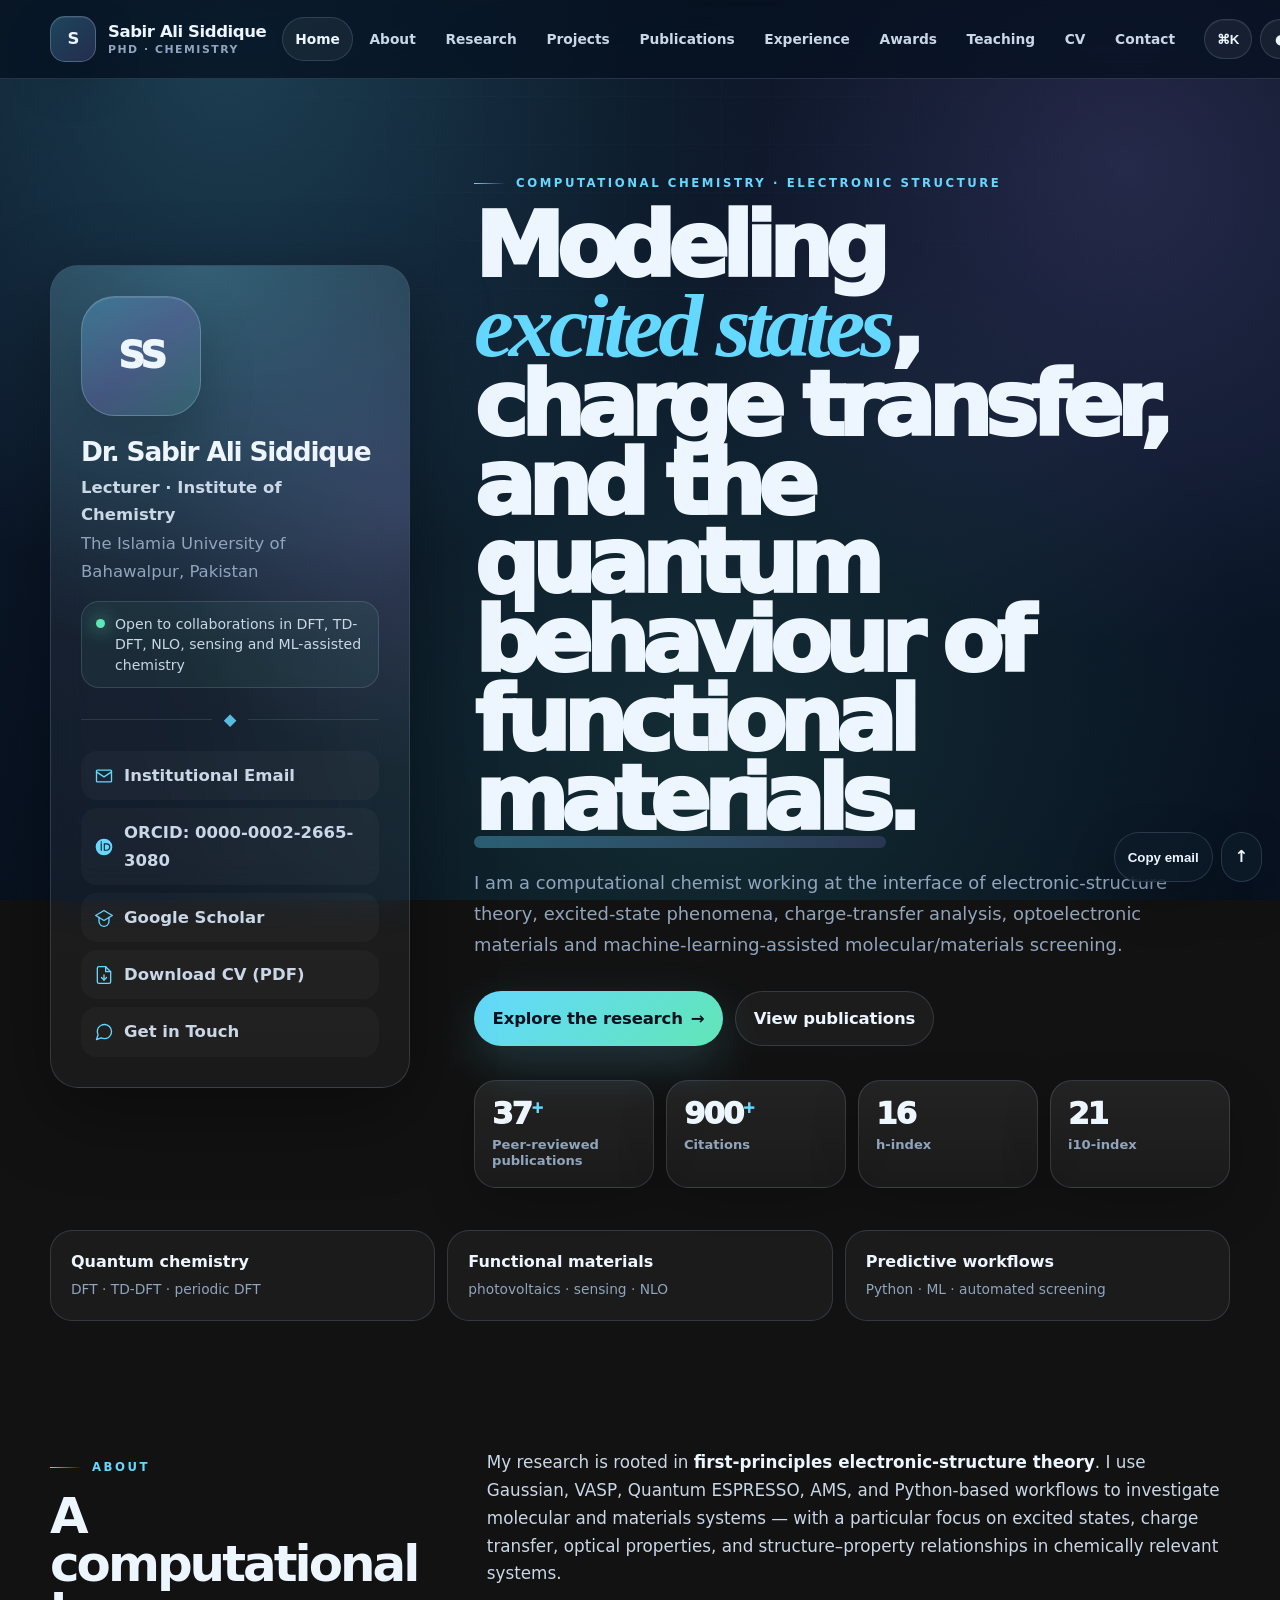
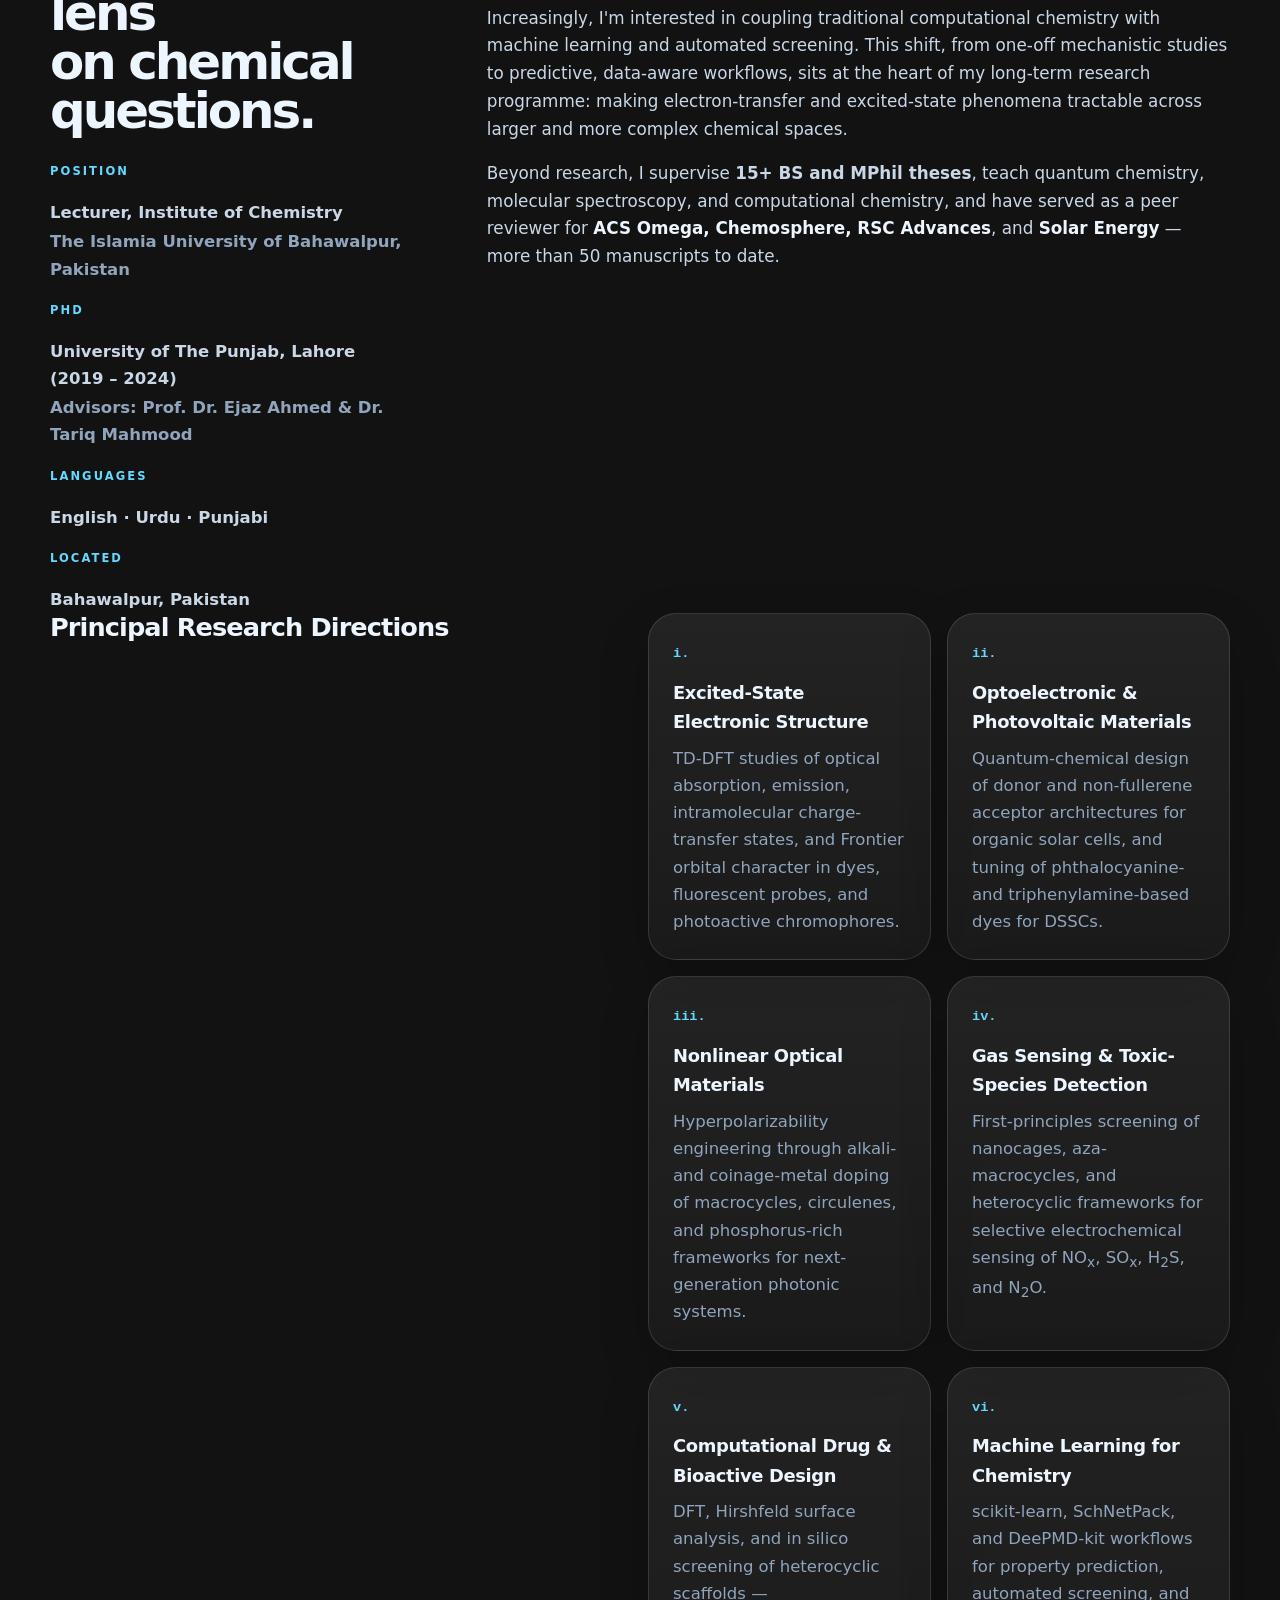
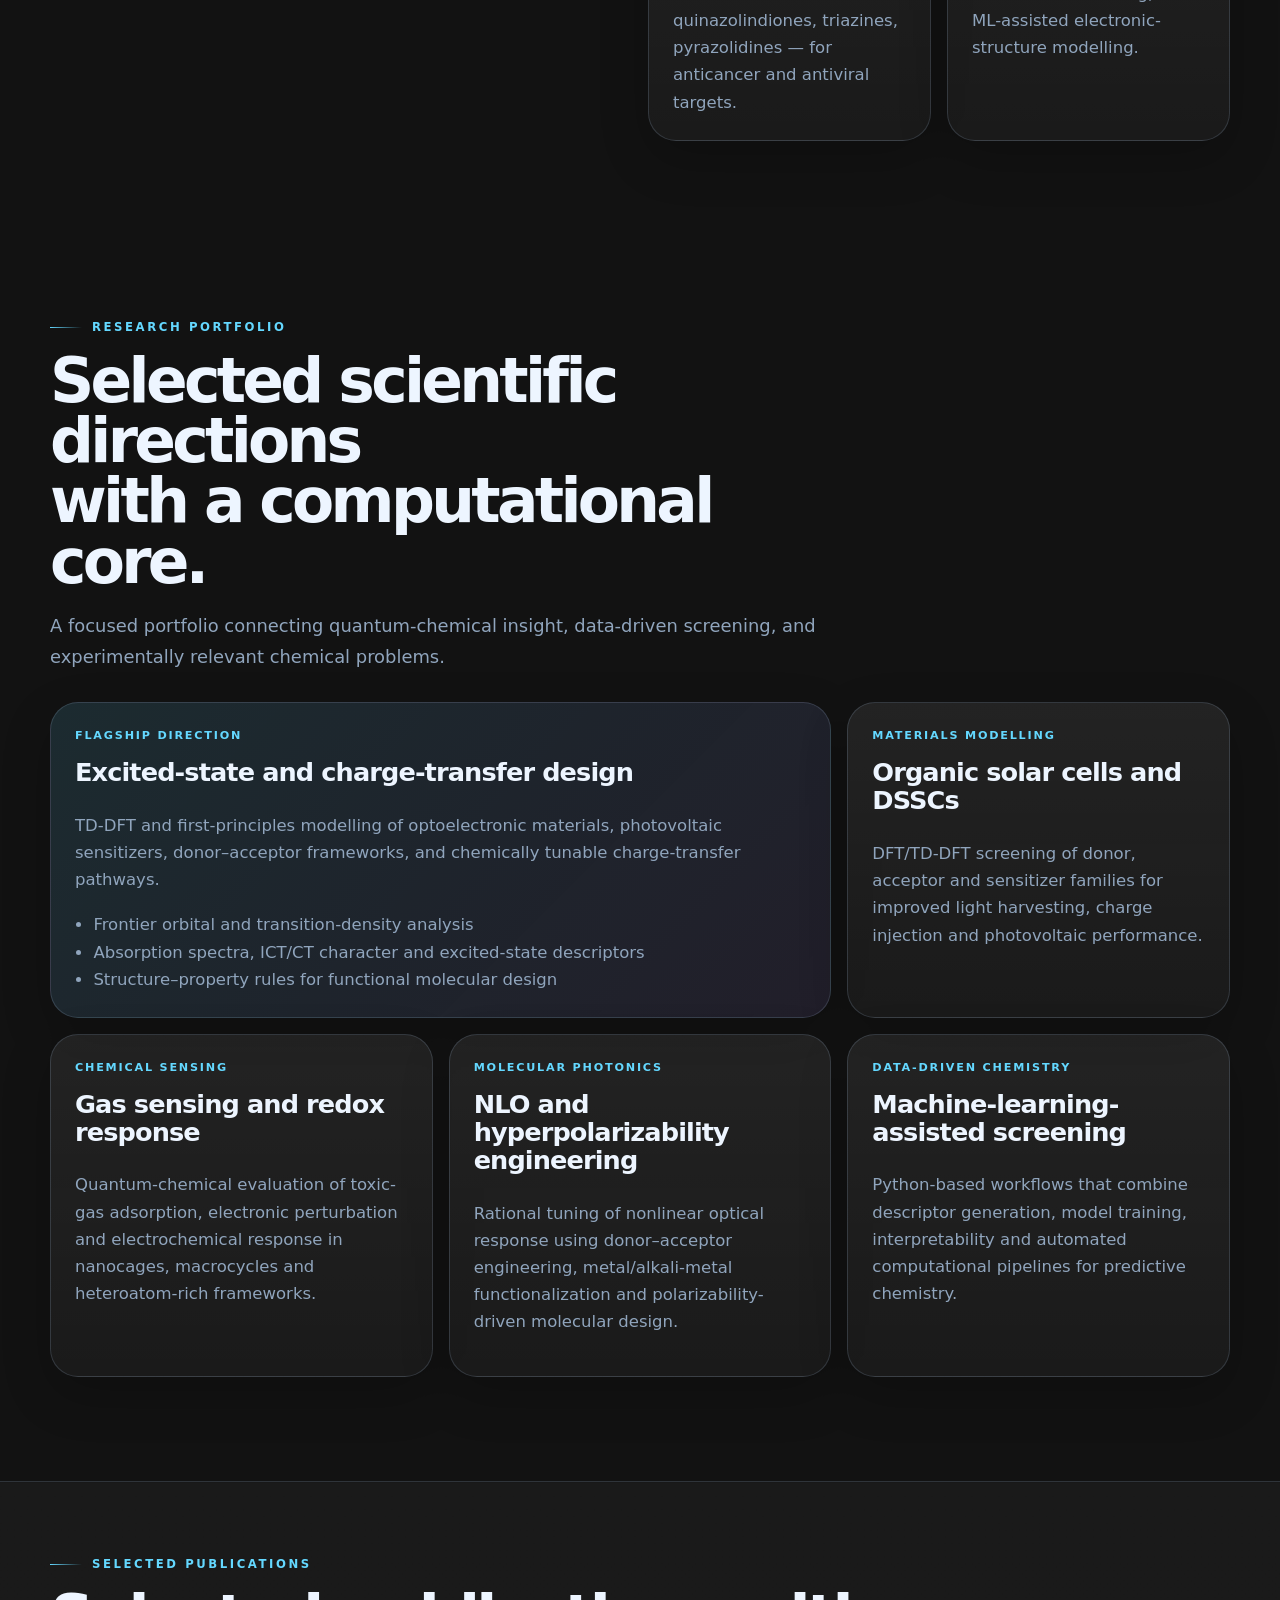
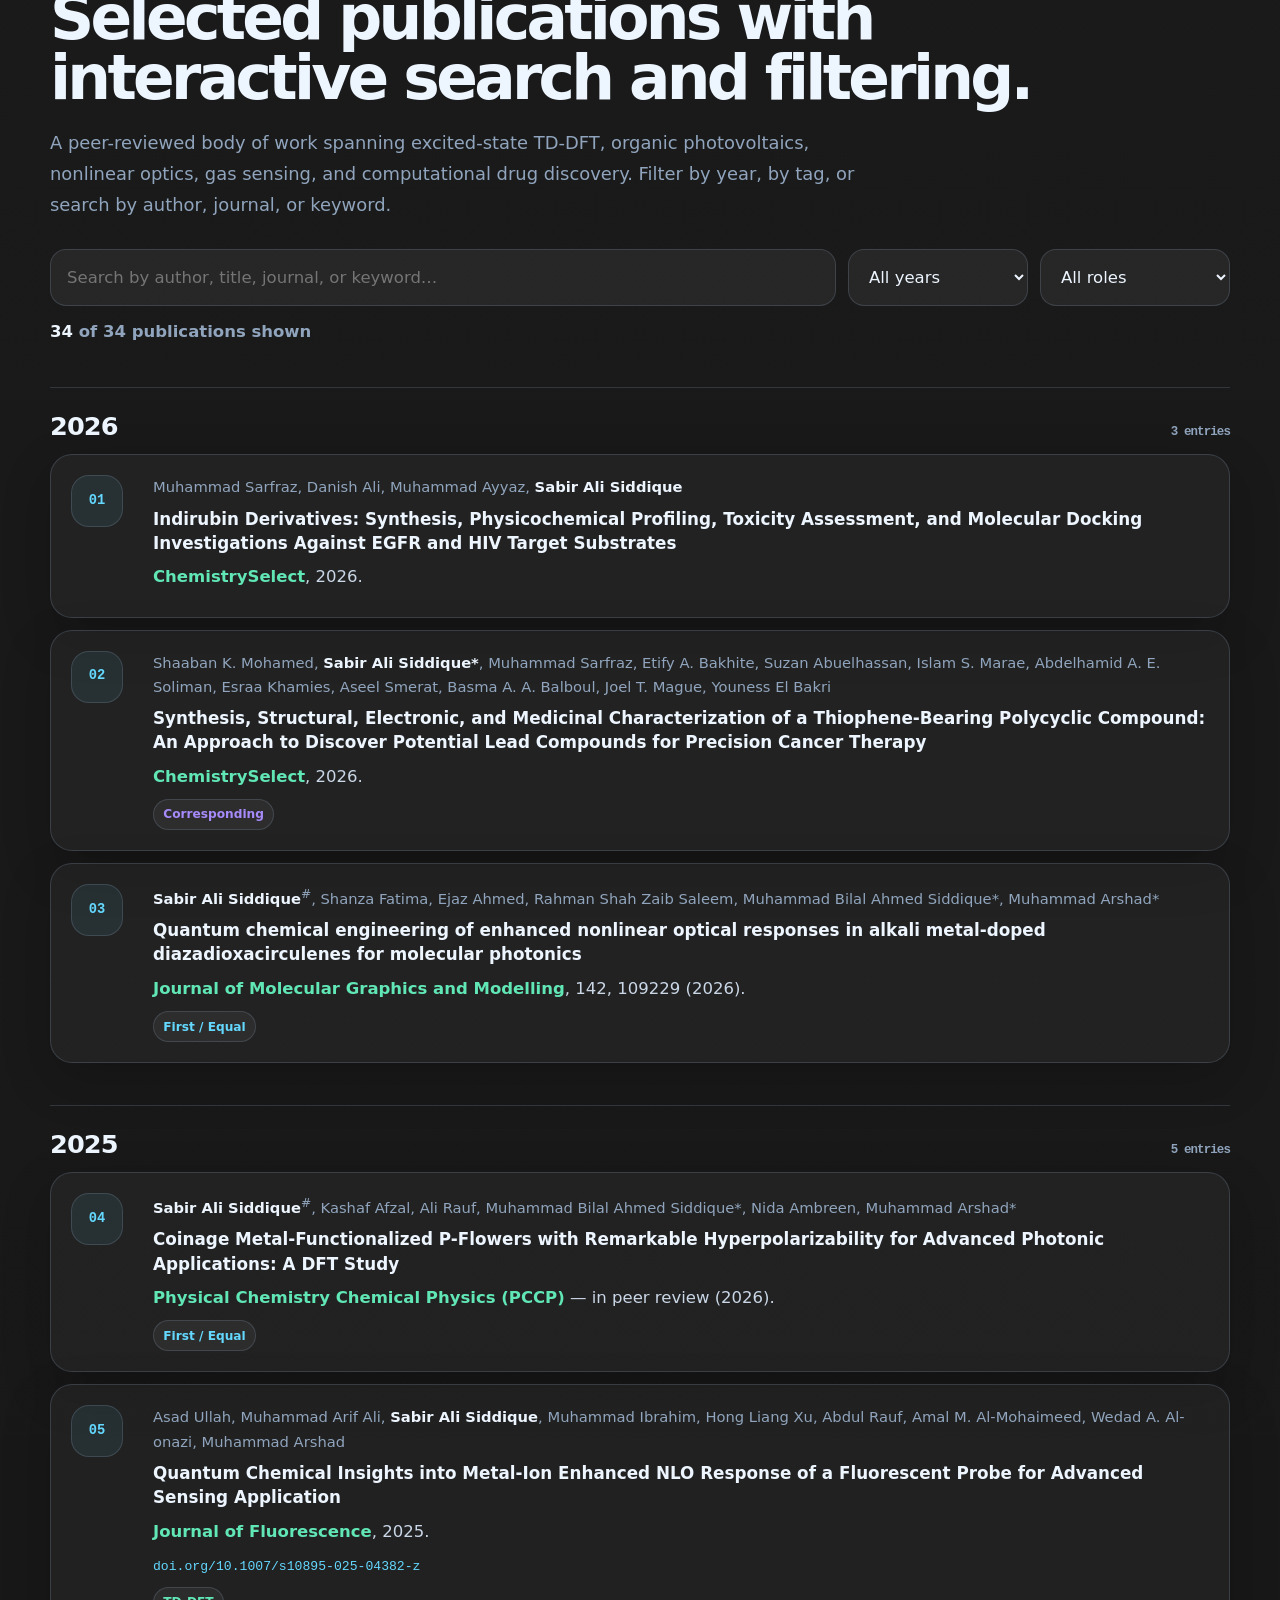
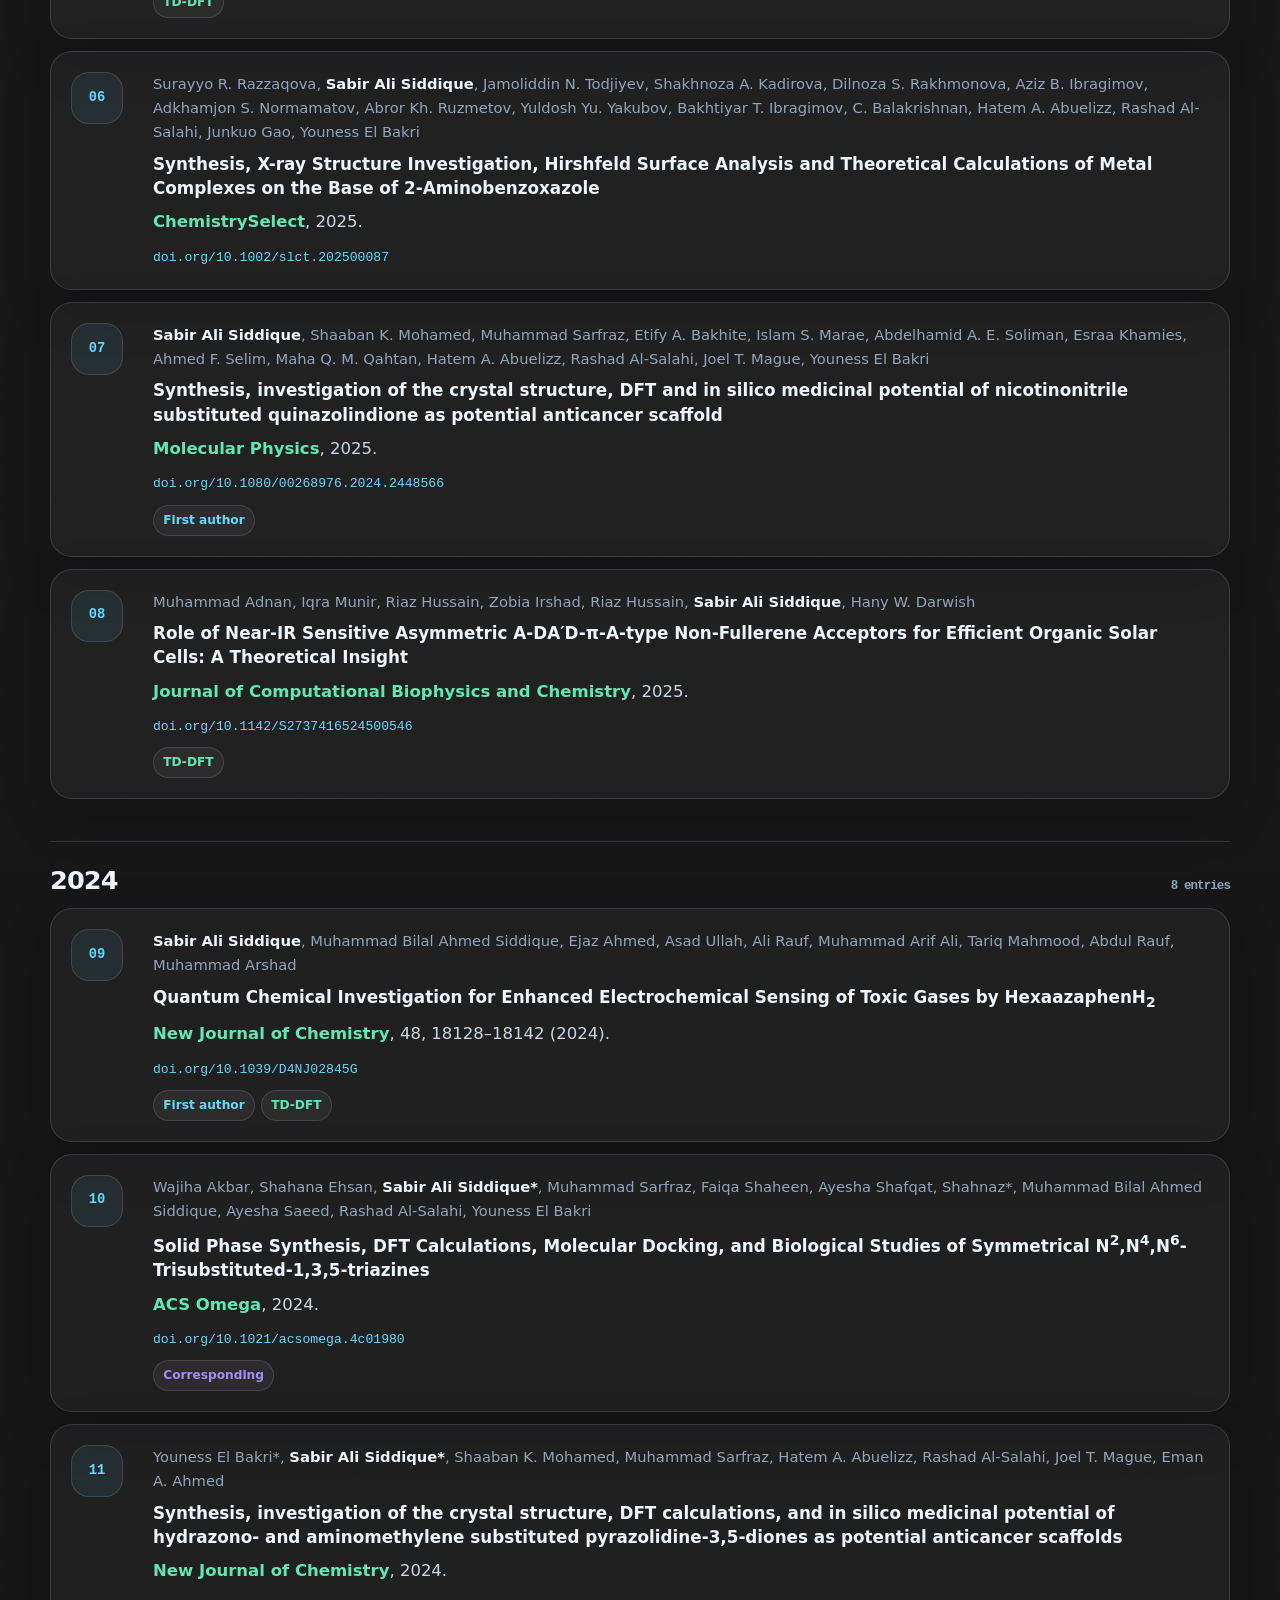
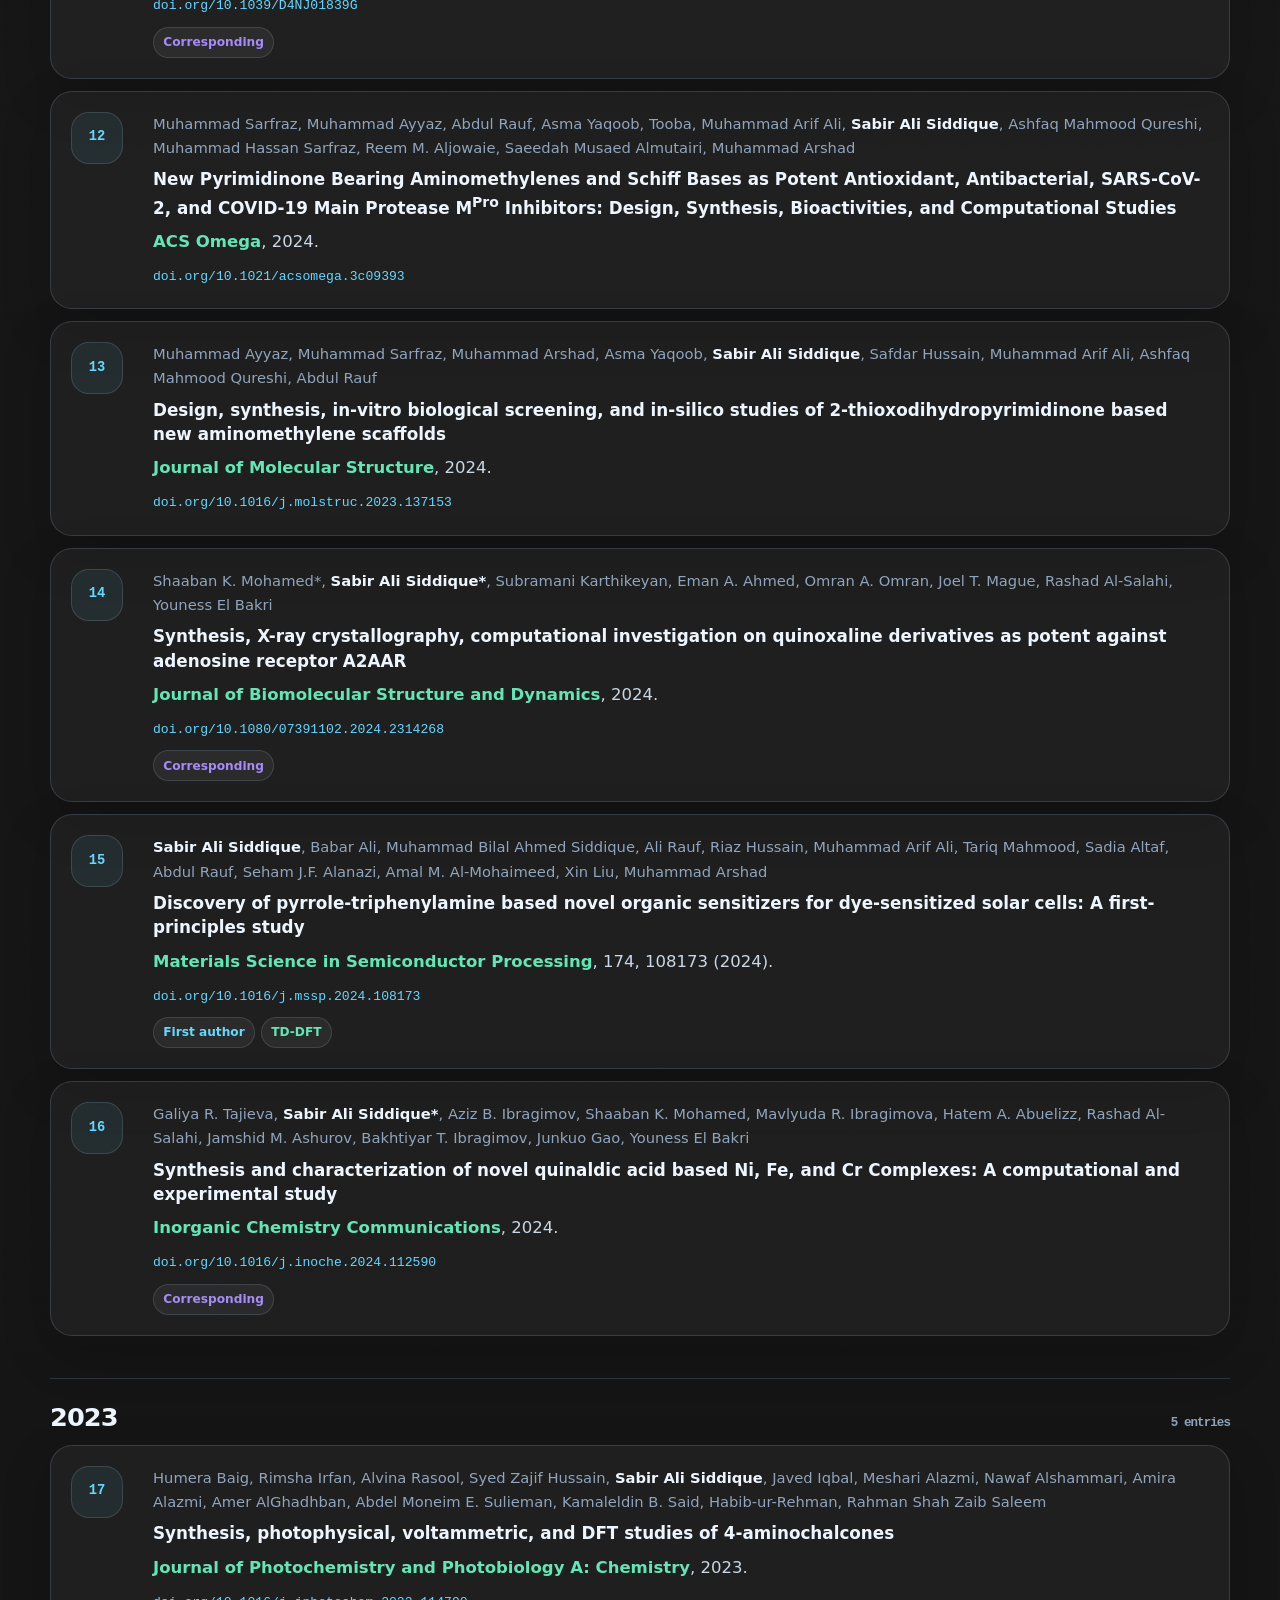
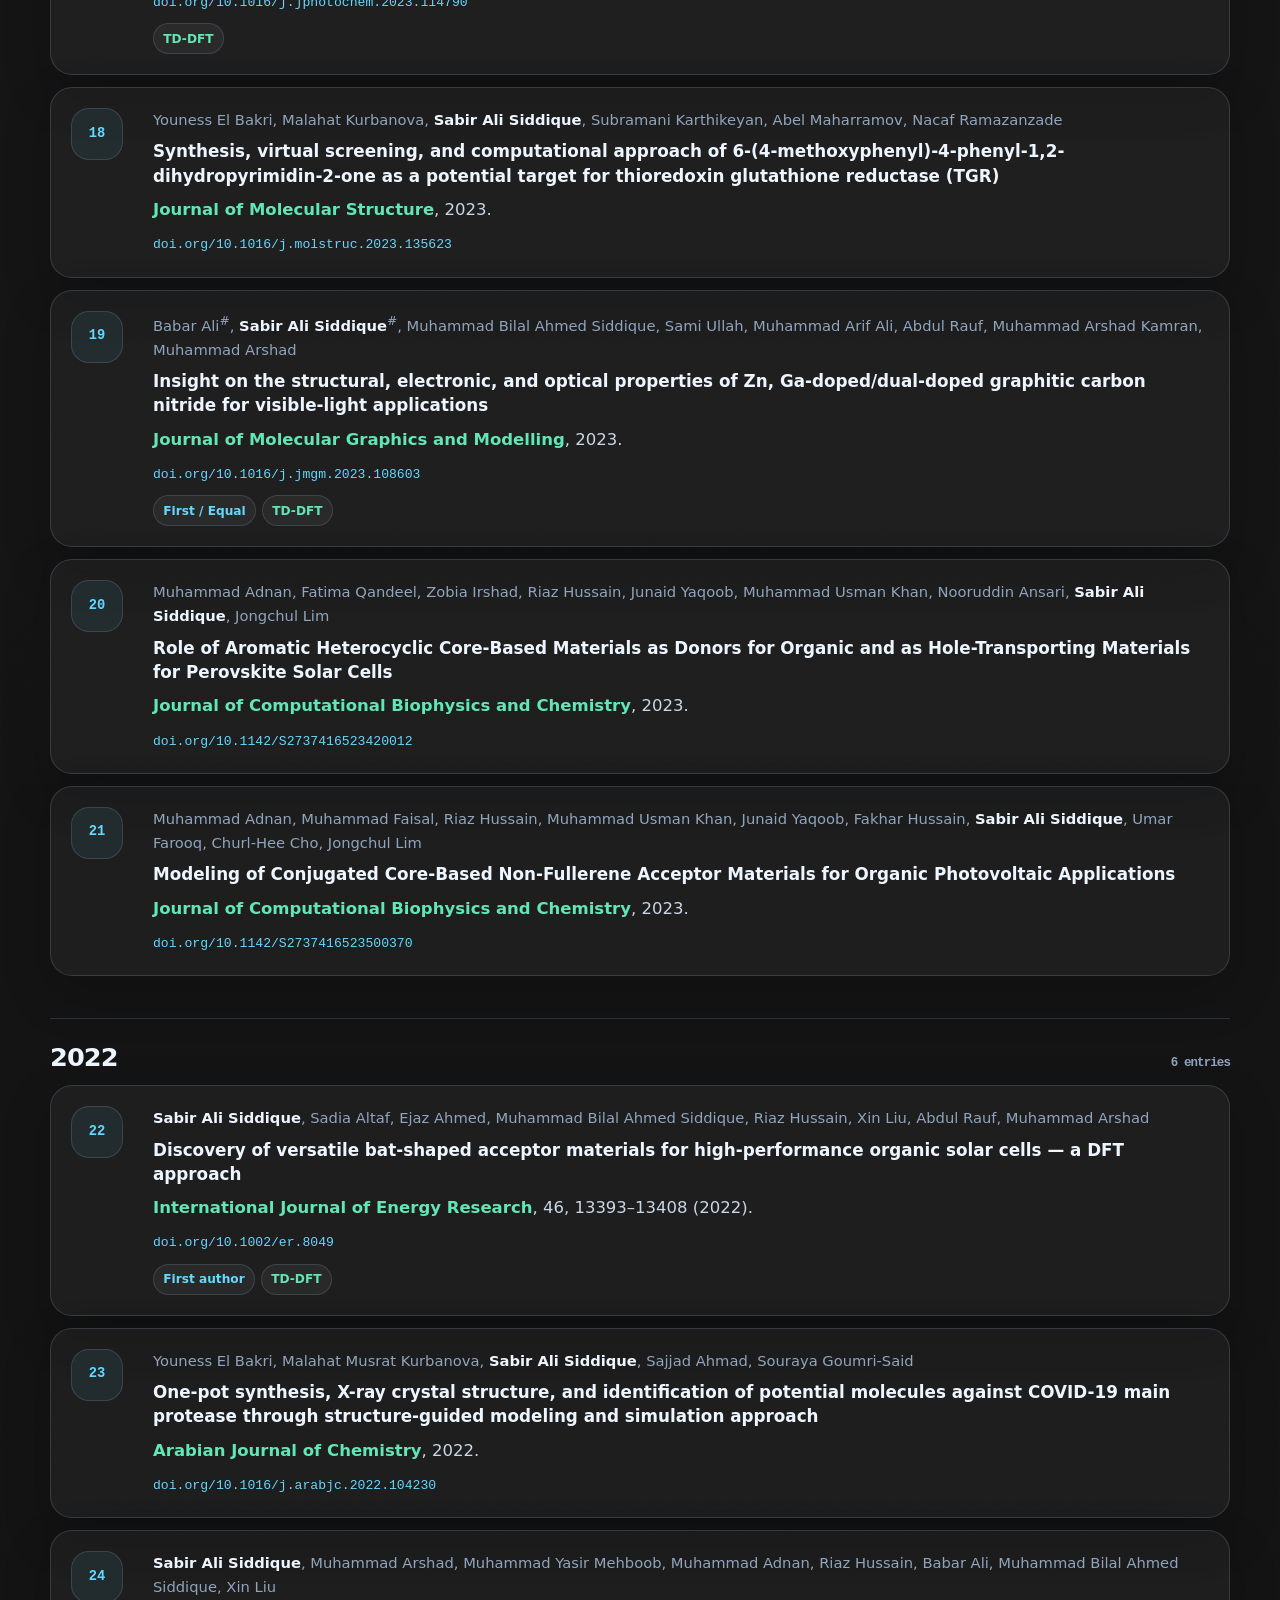
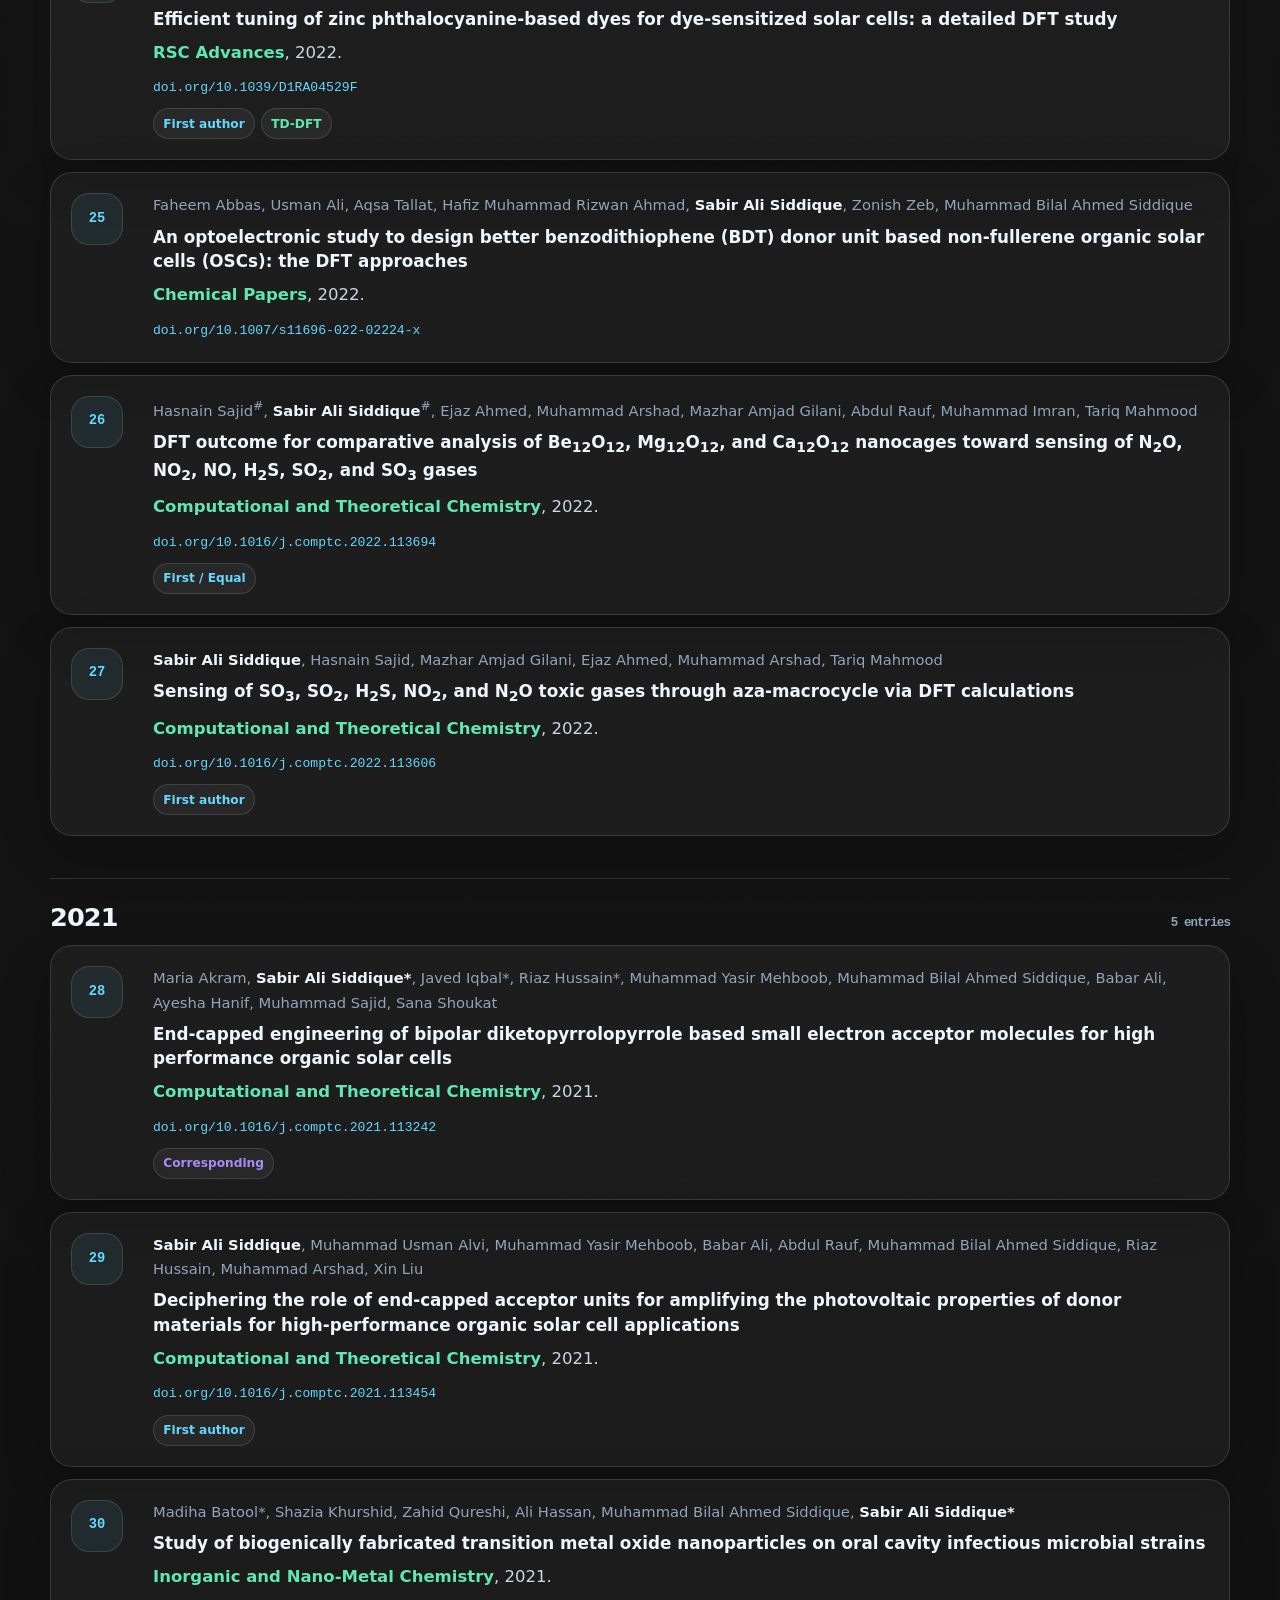
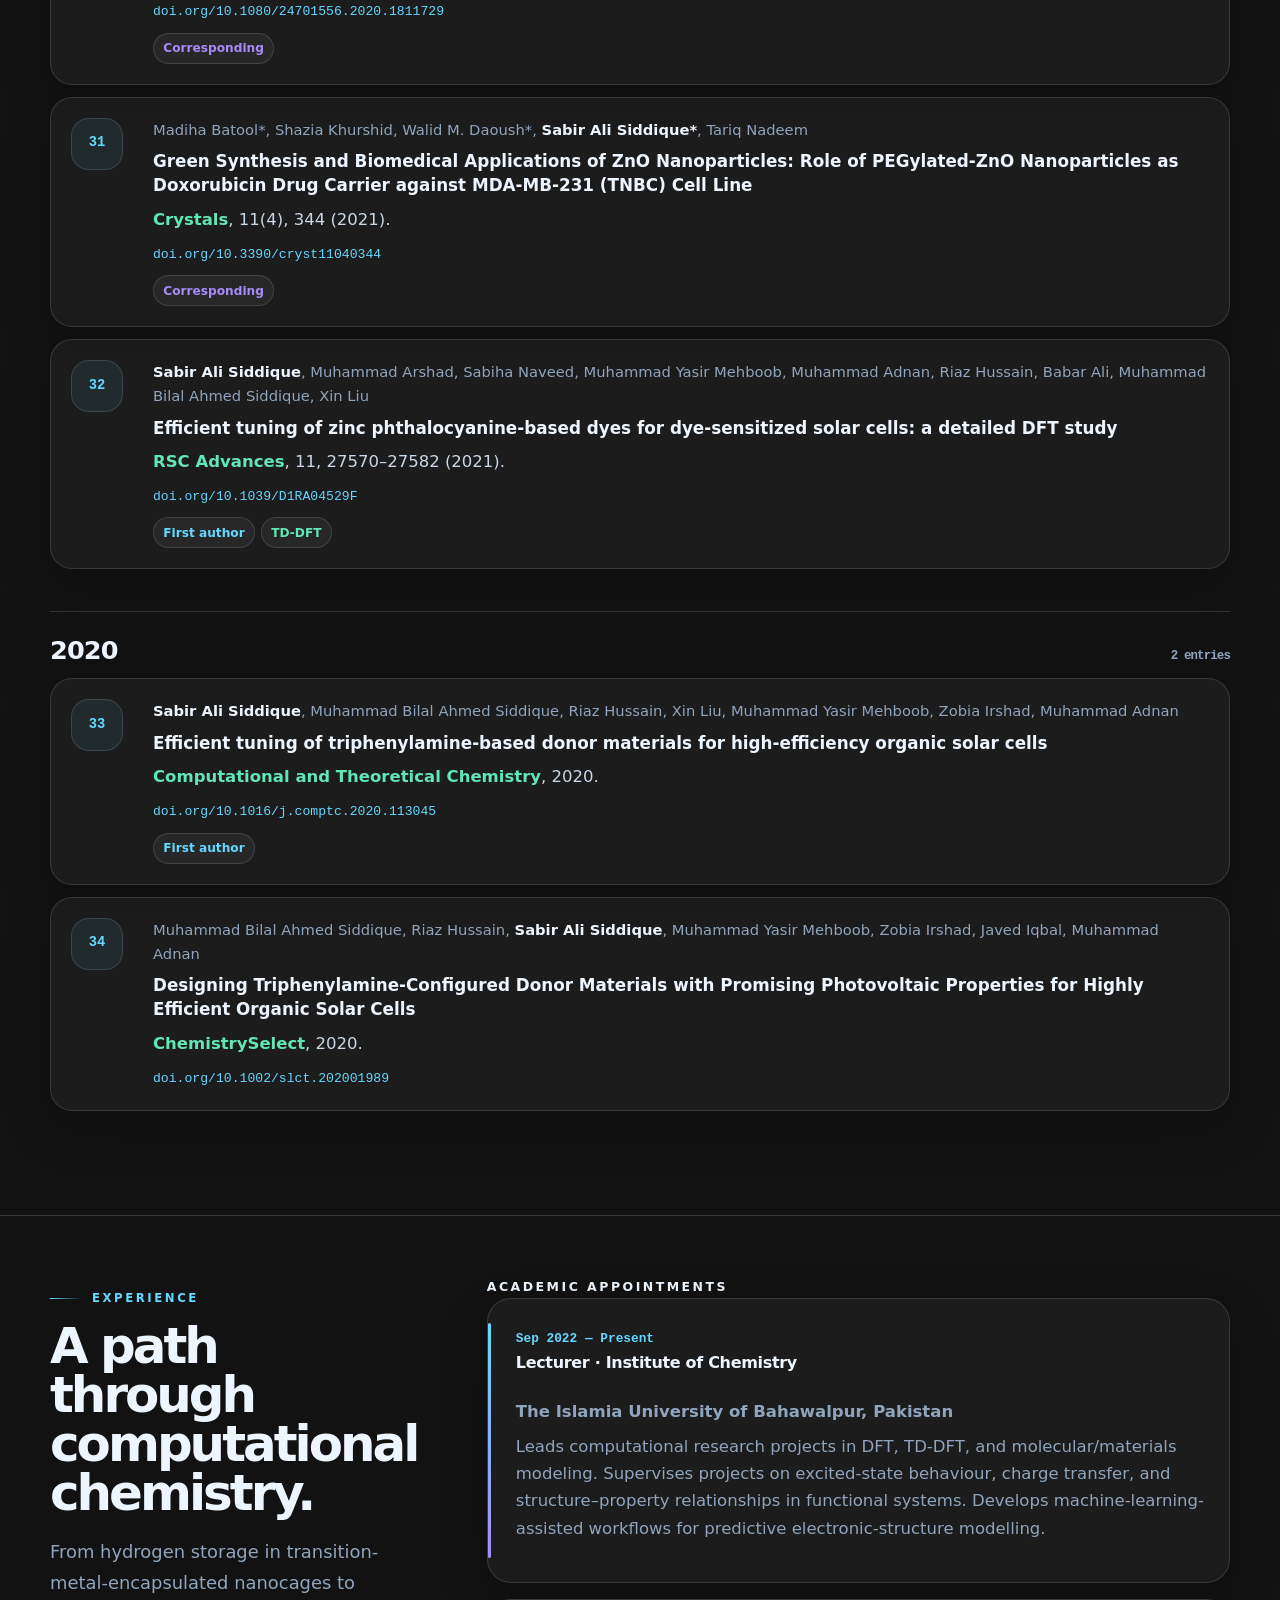
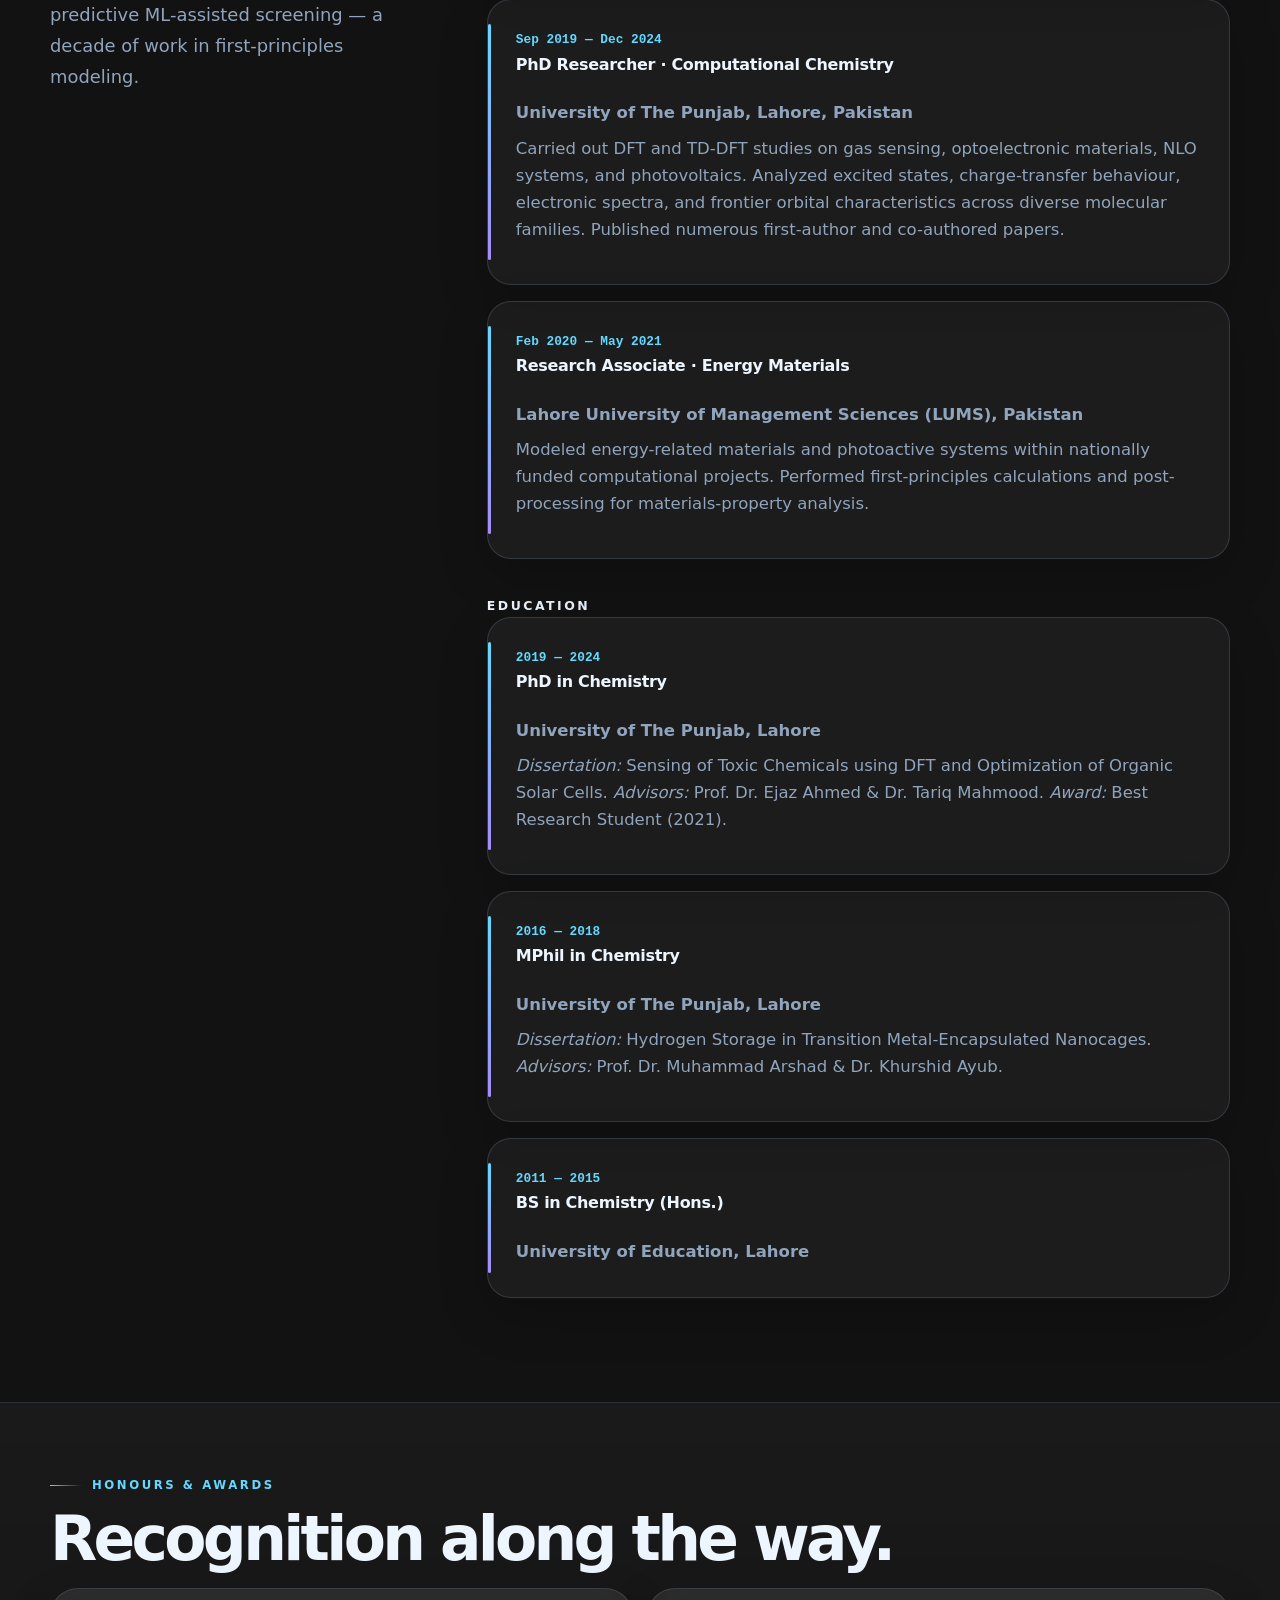
<file: index.html>
<!DOCTYPE html>

<html lang="en">
<head>
<meta charset="utf-8"/>
<meta content="width=device-width, initial-scale=1" name="viewport"/>
<meta content="#07111f" name="theme-color"/>
<title>Dr. Sabir Ali Siddique | Computational Chemistry, DFT, TD-DFT &amp; Machine Learning</title>
<meta content="Official academic website of Dr. Sabir Ali Siddique — computational chemist working on DFT, TD-DFT, excited states, charge transfer, optoelectronic materials, gas sensing, NLO systems and machine-learning-assisted chemistry." name="description"/>
<meta content="Sabir Ali Siddique" name="author"/>
<meta content="Sabir Ali Siddique, computational chemistry, DFT, TD-DFT, electronic structure, organic solar cells, dye-sensitized, nonlinear optics, NLO, machine learning chemistry, IUB Bahawalpur" name="keywords"/>
<!-- Open Graph -->
<meta content="website" property="og:type"/>
<meta content="Dr. Sabir Ali Siddique — Computational Chemist" property="og:title"/>
<meta content="Computational chemistry, excited-state electronic structure, charge-transfer phenomena, optoelectronic materials, gas sensing, NLO systems and ML-assisted molecular/materials modelling." property="og:description"/>
<!-- Schema.org Person -->
<script type="application/ld+json">
{
  "@context": "https://schema.org",
  "@type": "Person",
  "name": "Sabir Ali Siddique",
  "honorificPrefix": "Dr.",
  "honorificSuffix": "PhD",
  "jobTitle": "Lecturer",
  "affiliation": {
    "@type": "CollegeOrUniversity",
    "name": "The Islamia University of Bahawalpur",
    "department": "Institute of Chemistry"
  },
  "email": "sabir.siddique@iub.edu.pk",
  "url": "https://scholar.google.com/citations?user=drsabirsiddique",
  "sameAs": [
    "https://orcid.org/0000-0002-2665-3080"
  ],
  "knowsAbout": ["Density Functional Theory", "TD-DFT", "Computational Chemistry", "Excited-state electronic structure", "Charge transfer", "Organic solar cells", "Nonlinear optics", "Machine learning for chemistry"]
}
</script>
<link href="assets/css/styles.css" rel="stylesheet"/>
<link href="data:image/svg+xml;utf8,&lt;svg xmlns='http://www.w3.org/2000/svg' viewBox='0 0 64 64'&gt;&lt;rect width='64' height='64' fill='%231d3557'/&gt;&lt;text x='50%25' y='54%25' text-anchor='middle' font-family='Georgia,serif' font-size='32' fill='%23f5efe4' font-weight='500'&gt;S&lt;/text&gt;&lt;/svg&gt;" rel="icon" type="image/svg+xml"/>
<meta content="dark light" name="color-scheme"/><meta content="assets/images/previous-preview.jpg" property="og:image"/></head>
<body><div aria-hidden="true" class="progress-line"><span></span></div>
<a class="skip-link" href="#main">Skip to main content</a>
<!-- ========== HEADER ========== -->
<header class="site-header" id="top">
<div class="container nav-wrap">
<a aria-label="Sabir Ali Siddique — home" class="brand" href="#home">
<span aria-hidden="true" class="brand-mark">S</span>
<span class="brand-text">
        Sabir Ali Siddique
        <small>PhD · Chemistry</small>
</span>
</a>
<button aria-controls="primary-nav" aria-expanded="false" aria-label="Open navigation" class="nav-toggle">☰</button>
<nav aria-label="Primary" class="site-nav" id="primary-nav">
<a href="#home">Home</a>
<a href="#about">About</a>
<a href="#research">Research</a><a href="#projects">Projects</a>
<a href="#publications">Publications</a>
<a href="#experience">Experience</a>
<a href="#awards">Awards</a>
<a href="#teaching">Teaching</a>
<a href="#cv">CV</a>
<a href="#contact">Contact</a>
</nav>
<div aria-label="Website controls" class="nav-actions">
<button aria-label="Open quick navigation" class="icon-button command-open" title="Quick navigation (Ctrl/⌘ + K)" type="button">⌘K</button>
<button aria-label="Toggle light and dark mode" class="icon-button theme-toggle" title="Toggle theme" type="button">◐</button>
</div>
</div>
</header>
<main id="main">
<!-- ========== HERO ========== -->
<section class="section hero" id="home">
<div class="container hero-grid">
<aside aria-label="Profile" class="profile-card reveal">
<div aria-hidden="true" class="profile-avatar">SS</div>
<h2>Dr. Sabir Ali Siddique</h2>
<p class="role">Lecturer · Institute of Chemistry</p>
<p class="affiliation">The Islamia University of Bahawalpur, Pakistan</p><div class="availability"><span></span> Open to collaborations in DFT, TD-DFT, NLO, sensing and ML-assisted chemistry</div>
<div class="divider-orn"><span>◆</span></div>
<ul class="profile-links" role="list">
<li>
<a href="mailto:sabir.siddique@iub.edu.pk">
<svg aria-hidden="true" class="icn" fill="none" stroke="currentColor" stroke-linecap="round" stroke-linejoin="round" stroke-width="1.6" viewbox="0 0 24 24"><rect height="14" rx="1" width="18" x="3" y="5"></rect><path d="m3 7 9 6 9-6"></path></svg>
              Institutional Email
            </a>
</li>
<li>
<a href="https://orcid.org/0000-0002-2665-3080" rel="noopener noreferrer" target="_blank">
<svg aria-hidden="true" class="icn" fill="currentColor" viewbox="0 0 24 24"><path d="M12 2a10 10 0 1 0 0 20 10 10 0 0 0 0-20Zm-4 5.6h1.4v9H8v-9Zm.7-2.6a.9.9 0 1 1 0 1.8.9.9 0 0 1 0-1.8Zm3 2.6h3.6c2 0 4.4 1.3 4.4 4.5 0 3.4-2.6 4.5-4.5 4.5h-3.5v-9Zm1.4 1.3v6.4h2.1c1.4 0 3-.8 3-3.2 0-2.3-1.5-3.2-3-3.2h-2.1Z"></path></svg>
              ORCID: 0000-0002-2665-3080
            </a>
</li>
<li>
<a href="https://scholar.google.com/citations?user=drsabirsiddique" rel="noopener noreferrer" target="_blank">
<svg aria-hidden="true" class="icn" fill="none" stroke="currentColor" stroke-linecap="round" stroke-linejoin="round" stroke-width="1.6" viewbox="0 0 24 24"><path d="M12 3 2 9l10 6 10-6-10-6Z"></path><path d="M6 11v5a6 6 0 0 0 12 0v-5"></path></svg>
              Google Scholar
            </a>
</li>
<li>
<a href="assets/docs/Siddique_Sabir_Ali_CV.pdf" rel="noopener" target="_blank">
<svg aria-hidden="true" class="icn" fill="none" stroke="currentColor" stroke-linecap="round" stroke-linejoin="round" stroke-width="1.6" viewbox="0 0 24 24"><path d="M14 2H6a2 2 0 0 0-2 2v16a2 2 0 0 0 2 2h12a2 2 0 0 0 2-2V8z"></path><path d="M14 2v6h6"></path><path d="M12 18v-6"></path><path d="m9 15 3 3 3-3"></path></svg>
              Download CV (PDF)
            </a>
</li>
<li>
<a href="#contact">
<svg aria-hidden="true" class="icn" fill="none" stroke="currentColor" stroke-linecap="round" stroke-linejoin="round" stroke-width="1.6" viewbox="0 0 24 24"><path d="M21 11.5a8.38 8.38 0 0 1-.9 3.8 8.5 8.5 0 0 1-7.6 4.7 8.38 8.38 0 0 1-3.8-.9L3 21l1.9-5.7a8.38 8.38 0 0 1-.9-3.8 8.5 8.5 0 0 1 4.7-7.6 8.38 8.38 0 0 1 3.8-.9h.5a8.48 8.48 0 0 1 8 8v.5z"></path></svg>
              Get in Touch
            </a>
</li>
</ul>
</aside>
<div class="hero-content reveal">
<span class="section-label">Computational Chemistry · Electronic Structure</span>
<p class="display">
          Modeling <em>excited states</em>, charge transfer,<br/>
          and the quantum behaviour of
          <span class="underline-mark">functional materials</span>.
        </p>
<p class="lead">I am a computational chemist working at the interface of electronic-structure theory, excited-state phenomena, charge-transfer analysis, optoelectronic materials and machine-learning-assisted molecular/materials screening.</p>
<div class="hero-actions">
<a class="button primary" href="#research">Explore the research <span aria-hidden="true" class="arr">→</span></a>
<a class="button outline" href="#publications">View publications</a>
</div>
<div aria-label="Research metrics" class="metric-strip stagger" role="list">
<div class="metric" role="listitem">
<span class="num">37<sup>+</sup></span>
<span class="lbl">Peer-reviewed publications</span>
</div>
<div class="metric" role="listitem">
<span class="num">900<sup>+</sup></span>
<span class="lbl">Citations</span>
</div>
<div class="metric" role="listitem">
<span class="num">16</span>
<span class="lbl">h-index</span>
</div>
<div class="metric" role="listitem">
<span class="num">21</span>
<span class="lbl">i10-index</span>
</div>
</div>
</div>
</div>
</section>
<section aria-label="Research signature" class="signature-band">
<div class="container signature-grid">
<div><strong>Quantum chemistry</strong><span>DFT · TD-DFT · periodic DFT</span></div>
<div><strong>Functional materials</strong><span>photovoltaics · sensing · NLO</span></div>
<div><strong>Predictive workflows</strong><span>Python · ML · automated screening</span></div>
</div>
</section>
<!-- ========== ABOUT ========== -->
<section class="section" id="about">
<div class="container">
<div class="about-grid">
<div class="col-meta reveal">
<span class="section-label">About</span>
<h2>A computational lens<br/>on chemical questions.</h2>
<dl>
<dt>Position</dt>
<dd>Lecturer, Institute of Chemistry<em>The Islamia University of Bahawalpur, Pakistan</em></dd>
<dt>PhD</dt>
<dd>University of The Punjab, Lahore (2019 – 2024)<em>Advisors: Prof. Dr. Ejaz Ahmed &amp; Dr. Tariq Mahmood</em></dd>
<dt>Languages</dt>
<dd>English · Urdu · Punjabi</dd>
<dt>Located</dt>
<dd>Bahawalpur, Pakistan</dd>
</dl>
</div>
<div class="prose reveal">
<p>
            My research is rooted in <em>first-principles electronic-structure theory</em>. I use Gaussian, VASP, Quantum ESPRESSO, AMS, and Python-based workflows to investigate molecular and materials systems — with a particular focus on excited states, charge transfer, optical properties, and structure–property relationships in chemically relevant systems.
          </p>
<p>
            Increasingly, I'm interested in coupling traditional computational chemistry with machine learning and automated screening. This shift, from one-off mechanistic studies to predictive, data-aware workflows, sits at the heart of my long-term research programme: making electron-transfer and excited-state phenomena tractable across larger and more complex chemical spaces.
          </p>
<p>
            Beyond research, I supervise <strong>15+ BS and MPhil theses</strong>, teach quantum chemistry, molecular spectroscopy, and computational chemistry, and have served as a peer reviewer for <em>ACS Omega, Chemosphere, RSC Advances</em>, and <em>Solar Energy</em> — more than 50 manuscripts to date.
          </p>
</div>
</div>
<!-- Research Areas -->
<div class="research-areas reveal" id="research">
<h3>Principal Research Directions</h3>
<div class="area-grid">
<article class="area">
<span class="num">i.</span>
<h4>Excited-State Electronic Structure</h4>
<p>TD-DFT studies of optical absorption, emission, intramolecular charge-transfer states, and Frontier orbital character in dyes, fluorescent probes, and photoactive chromophores.</p>
</article>
<article class="area">
<span class="num">ii.</span>
<h4>Optoelectronic &amp; Photovoltaic Materials</h4>
<p>Quantum-chemical design of donor and non-fullerene acceptor architectures for organic solar cells, and tuning of phthalocyanine- and triphenylamine-based dyes for DSSCs.</p>
</article>
<article class="area">
<span class="num">iii.</span>
<h4>Nonlinear Optical Materials</h4>
<p>Hyperpolarizability engineering through alkali- and coinage-metal doping of macrocycles, circulenes, and phosphorus-rich frameworks for next-generation photonic systems.</p>
</article>
<article class="area">
<span class="num">iv.</span>
<h4>Gas Sensing &amp; Toxic-Species Detection</h4>
<p>First-principles screening of nanocages, aza-macrocycles, and heterocyclic frameworks for selective electrochemical sensing of NO<sub>x</sub>, SO<sub>x</sub>, H<sub>2</sub>S, and N<sub>2</sub>O.</p>
</article>
<article class="area">
<span class="num">v.</span>
<h4>Computational Drug &amp; Bioactive Design</h4>
<p>DFT, Hirshfeld surface analysis, and in silico screening of heterocyclic scaffolds — quinazolindiones, triazines, pyrazolidines — for anticancer and antiviral targets.</p>
</article>
<article class="area">
<span class="num">vi.</span>
<h4>Machine Learning for Chemistry</h4>
<p>scikit-learn, SchNetPack, and DeePMD-kit workflows for property prediction, automated screening, and ML-assisted electronic-structure modelling.</p>
</article>
</div>
</div>
</div>
</section>
<section class="section section-projects" id="projects">
<div class="container">
<div class="section-head reveal">
<span class="section-label">Research Portfolio</span>
<h2>Selected scientific directions<br/>with a computational core.</h2>
<p class="lead">A focused portfolio connecting quantum-chemical insight, data-driven screening, and experimentally relevant chemical problems.</p>
</div>
<div class="project-grid reveal">
<article class="project-card feature">
<div class="project-kicker">Flagship direction</div>
<h3>Excited-state and charge-transfer design</h3>
<p>TD-DFT and first-principles modelling of optoelectronic materials, photovoltaic sensitizers, donor–acceptor frameworks, and chemically tunable charge-transfer pathways.</p>
<ul>
<li>Frontier orbital and transition-density analysis</li>
<li>Absorption spectra, ICT/CT character and excited-state descriptors</li>
<li>Structure–property rules for functional molecular design</li>
</ul>
</article>
<article class="project-card"><div class="project-kicker">Materials modelling</div><h3>Organic solar cells and DSSCs</h3><p>DFT/TD-DFT screening of donor, acceptor and sensitizer families for improved light harvesting, charge injection and photovoltaic performance.</p></article>
<article class="project-card"><div class="project-kicker">Chemical sensing</div><h3>Gas sensing and redox response</h3><p>Quantum-chemical evaluation of toxic-gas adsorption, electronic perturbation and electrochemical response in nanocages, macrocycles and heteroatom-rich frameworks.</p></article>
<article class="project-card"><div class="project-kicker">Molecular photonics</div><h3>NLO and hyperpolarizability engineering</h3><p>Rational tuning of nonlinear optical response using donor–acceptor engineering, metal/alkali-metal functionalization and polarizability-driven molecular design.</p></article>
<article class="project-card"><div class="project-kicker">Data-driven chemistry</div><h3>Machine-learning-assisted screening</h3><p>Python-based workflows that combine descriptor generation, model training, interpretability and automated computational pipelines for predictive chemistry.</p></article>
</div>
</div>
</section>

<!-- ========== PUBLICATIONS ========== -->
<section class="section section-pubs" id="publications">
<div class="container">
<span class="section-label">Selected Publications</span>
<h2>Selected publications with<br/>interactive search and filtering.</h2>
<p class="lead" style="margin-top: 14px;">
        A peer-reviewed body of work spanning excited-state TD-DFT, organic photovoltaics, nonlinear optics, gas sensing, and computational drug discovery. Filter by year, by tag, or search by author, journal, or keyword.
      </p>
<div class="pub-controls reveal">
<input aria-label="Search publications" id="pubSearch" placeholder="Search by author, title, journal, or keyword…" type="search"/>
<select aria-label="Filter by year" id="yearFilter">
<option value="all">All years</option>
<option value="2026">2026</option>
<option value="2025">2025</option>
<option value="2024">2024</option>
<option value="2023">2023</option>
<option value="2022">2022</option>
<option value="2021">2021</option>
<option value="2020">2020</option>
</select>
<select aria-label="Filter by role" id="tagFilter">
<option value="all">All roles</option>
<option value="first">First author</option>
<option value="corr">Corresponding</option>
<option value="td">TD-DFT studies</option>
</select>
</div>
<div aria-live="polite" class="pub-count" id="pubCount"></div>
<!-- ========== 2026 ========== -->
<h3 class="pub-year-heading" data-year="2026">
        2026 <span class="ycount"></span>
</h3>
<ol class="pub-list">
<li class="pub-item" data-tags="" data-year="2026">
<div class="pub-num">01</div>
<div class="pub-body">
<p class="pub-authors">Muhammad Sarfraz, Danish Ali, Muhammad Ayyaz, <span class="self">Sabir Ali Siddique</span></p>
<p class="pub-title">Indirubin Derivatives: Synthesis, Physicochemical Profiling, Toxicity Assessment, and Molecular Docking Investigations Against EGFR and HIV Target Substrates</p>
<p class="pub-venue"><span class="journal">ChemistrySelect</span>, 2026.</p>
</div>
</li>
<li class="pub-item" data-tags="corr" data-year="2026">
<div class="pub-num">02</div>
<div class="pub-body">
<p class="pub-authors">Shaaban K. Mohamed, <span class="self">Sabir Ali Siddique*</span>, Muhammad Sarfraz, Etify A. Bakhite, Suzan Abuelhassan, Islam S. Marae, Abdelhamid A. E. Soliman, Esraa Khamies, Aseel Smerat, Basma A. A. Balboul, Joel T. Mague, Youness El Bakri</p>
<p class="pub-title">Synthesis, Structural, Electronic, and Medicinal Characterization of a Thiophene-Bearing Polycyclic Compound: An Approach to Discover Potential Lead Compounds for Precision Cancer Therapy</p>
<p class="pub-venue"><span class="journal">ChemistrySelect</span>, 2026.</p>
<div class="pub-tags"><span class="pub-tag corr">Corresponding</span></div>
</div>
</li>
<li class="pub-item" data-tags="first" data-year="2026">
<div class="pub-num">03</div>
<div class="pub-body">
<p class="pub-authors"><span class="self">Sabir Ali Siddique</span><sup>#</sup>, Shanza Fatima, Ejaz Ahmed, Rahman Shah Zaib Saleem, Muhammad Bilal Ahmed Siddique*, Muhammad Arshad*</p>
<p class="pub-title">Quantum chemical engineering of enhanced nonlinear optical responses in alkali metal-doped diazadioxacirculenes for molecular photonics</p>
<p class="pub-venue"><span class="journal">Journal of Molecular Graphics and Modelling</span>, 142, 109229 (2026).</p>
<div class="pub-tags"><span class="pub-tag first">First / Equal</span></div>
</div>
</li>
</ol>
<!-- ========== 2025 ========== -->
<h3 class="pub-year-heading" data-year="2025">
        2025 <span class="ycount"></span>
</h3>
<ol class="pub-list">
<li class="pub-item" data-tags="first" data-year="2025">
<div class="pub-num">04</div>
<div class="pub-body">
<p class="pub-authors"><span class="self">Sabir Ali Siddique</span><sup>#</sup>, Kashaf Afzal, Ali Rauf, Muhammad Bilal Ahmed Siddique*, Nida Ambreen, Muhammad Arshad*</p>
<p class="pub-title">Coinage Metal-Functionalized P-Flowers with Remarkable Hyperpolarizability for Advanced Photonic Applications: A DFT Study</p>
<p class="pub-venue"><span class="journal">Physical Chemistry Chemical Physics (PCCP)</span> — in peer review (2026).</p>
<div class="pub-tags"><span class="pub-tag first">First / Equal</span></div>
</div>
</li>
<li class="pub-item" data-tags="td" data-year="2025">
<div class="pub-num">05</div>
<div class="pub-body">
<p class="pub-authors">Asad Ullah, Muhammad Arif Ali, <span class="self">Sabir Ali Siddique</span>, Muhammad Ibrahim, Hong Liang Xu, Abdul Rauf, Amal M. Al-Mohaimeed, Wedad A. Al-onazi, Muhammad Arshad</p>
<p class="pub-title">Quantum Chemical Insights into Metal-Ion Enhanced NLO Response of a Fluorescent Probe for Advanced Sensing Application</p>
<p class="pub-venue"><span class="journal">Journal of Fluorescence</span>, 2025.</p>
<a class="pub-doi" href="https://doi.org/10.1007/s10895-025-04382-z" rel="noopener" target="_blank">doi.org/10.1007/s10895-025-04382-z</a>
<div class="pub-tags"><span class="pub-tag td">TD-DFT</span></div>
</div>
</li>
<li class="pub-item" data-tags="" data-year="2025">
<div class="pub-num">06</div>
<div class="pub-body">
<p class="pub-authors">Surayyo R. Razzaqova, <span class="self">Sabir Ali Siddique</span>, Jamoliddin N. Todjiyev, Shakhnoza A. Kadirova, Dilnoza S. Rakhmonova, Aziz B. Ibragimov, Adkhamjon S. Normamatov, Abror Kh. Ruzmetov, Yuldosh Yu. Yakubov, Bakhtiyar T. Ibragimov, C. Balakrishnan, Hatem A. Abuelizz, Rashad Al-Salahi, Junkuo Gao, Youness El Bakri</p>
<p class="pub-title">Synthesis, X-ray Structure Investigation, Hirshfeld Surface Analysis and Theoretical Calculations of Metal Complexes on the Base of 2-Aminobenzoxazole</p>
<p class="pub-venue"><span class="journal">ChemistrySelect</span>, 2025.</p>
<a class="pub-doi" href="https://doi.org/10.1002/slct.202500087" rel="noopener" target="_blank">doi.org/10.1002/slct.202500087</a>
</div>
</li>
<li class="pub-item" data-tags="first" data-year="2025">
<div class="pub-num">07</div>
<div class="pub-body">
<p class="pub-authors"><span class="self">Sabir Ali Siddique</span>, Shaaban K. Mohamed, Muhammad Sarfraz, Etify A. Bakhite, Islam S. Marae, Abdelhamid A. E. Soliman, Esraa Khamies, Ahmed F. Selim, Maha Q. M. Qahtan, Hatem A. Abuelizz, Rashad Al-Salahi, Joel T. Mague, Youness El Bakri</p>
<p class="pub-title">Synthesis, investigation of the crystal structure, DFT and in silico medicinal potential of nicotinonitrile substituted quinazolindione as potential anticancer scaffold</p>
<p class="pub-venue"><span class="journal">Molecular Physics</span>, 2025.</p>
<a class="pub-doi" href="https://doi.org/10.1080/00268976.2024.2448566" rel="noopener" target="_blank">doi.org/10.1080/00268976.2024.2448566</a>
<div class="pub-tags"><span class="pub-tag first">First author</span></div>
</div>
</li>
<li class="pub-item" data-tags="td" data-year="2025">
<div class="pub-num">08</div>
<div class="pub-body">
<p class="pub-authors">Muhammad Adnan, Iqra Munir, Riaz Hussain, Zobia Irshad, Riaz Hussain, <span class="self">Sabir Ali Siddique</span>, Hany W. Darwish</p>
<p class="pub-title">Role of Near-IR Sensitive Asymmetric A-DA′D-π-A-type Non-Fullerene Acceptors for Efficient Organic Solar Cells: A Theoretical Insight</p>
<p class="pub-venue"><span class="journal">Journal of Computational Biophysics and Chemistry</span>, 2025.</p>
<a class="pub-doi" href="https://doi.org/10.1142/S2737416524500546" rel="noopener" target="_blank">doi.org/10.1142/S2737416524500546</a>
<div class="pub-tags"><span class="pub-tag td">TD-DFT</span></div>
</div>
</li>
</ol>
<!-- ========== 2024 ========== -->
<h3 class="pub-year-heading" data-year="2024">
        2024 <span class="ycount"></span>
</h3>
<ol class="pub-list">
<li class="pub-item" data-tags="first td" data-year="2024">
<div class="pub-num">09</div>
<div class="pub-body">
<p class="pub-authors"><span class="self">Sabir Ali Siddique</span>, Muhammad Bilal Ahmed Siddique, Ejaz Ahmed, Asad Ullah, Ali Rauf, Muhammad Arif Ali, Tariq Mahmood, Abdul Rauf, Muhammad Arshad</p>
<p class="pub-title">Quantum Chemical Investigation for Enhanced Electrochemical Sensing of Toxic Gases by HexaazaphenH<sub>2</sub></p>
<p class="pub-venue"><span class="journal">New Journal of Chemistry</span>, 48, 18128–18142 (2024).</p>
<a class="pub-doi" href="https://doi.org/10.1039/D4NJ02845G" rel="noopener" target="_blank">doi.org/10.1039/D4NJ02845G</a>
<div class="pub-tags"><span class="pub-tag first">First author</span><span class="pub-tag td">TD-DFT</span></div>
</div>
</li>
<li class="pub-item" data-tags="corr" data-year="2024">
<div class="pub-num">10</div>
<div class="pub-body">
<p class="pub-authors">Wajiha Akbar, Shahana Ehsan, <span class="self">Sabir Ali Siddique*</span>, Muhammad Sarfraz, Faiqa Shaheen, Ayesha Shafqat, Shahnaz*, Muhammad Bilal Ahmed Siddique, Ayesha Saeed, Rashad Al-Salahi, Youness El Bakri</p>
<p class="pub-title">Solid Phase Synthesis, DFT Calculations, Molecular Docking, and Biological Studies of Symmetrical N<sup>2</sup>,N<sup>4</sup>,N<sup>6</sup>-Trisubstituted-1,3,5-triazines</p>
<p class="pub-venue"><span class="journal">ACS Omega</span>, 2024.</p>
<a class="pub-doi" href="https://doi.org/10.1021/acsomega.4c01980" rel="noopener" target="_blank">doi.org/10.1021/acsomega.4c01980</a>
<div class="pub-tags"><span class="pub-tag corr">Corresponding</span></div>
</div>
</li>
<li class="pub-item" data-tags="corr" data-year="2024">
<div class="pub-num">11</div>
<div class="pub-body">
<p class="pub-authors">Youness El Bakri*, <span class="self">Sabir Ali Siddique*</span>, Shaaban K. Mohamed, Muhammad Sarfraz, Hatem A. Abuelizz, Rashad Al-Salahi, Joel T. Mague, Eman A. Ahmed</p>
<p class="pub-title">Synthesis, investigation of the crystal structure, DFT calculations, and in silico medicinal potential of hydrazono- and aminomethylene substituted pyrazolidine-3,5-diones as potential anticancer scaffolds</p>
<p class="pub-venue"><span class="journal">New Journal of Chemistry</span>, 2024.</p>
<a class="pub-doi" href="https://doi.org/10.1039/D4NJ01839G" rel="noopener" target="_blank">doi.org/10.1039/D4NJ01839G</a>
<div class="pub-tags"><span class="pub-tag corr">Corresponding</span></div>
</div>
</li>
<li class="pub-item" data-tags="" data-year="2024">
<div class="pub-num">12</div>
<div class="pub-body">
<p class="pub-authors">Muhammad Sarfraz, Muhammad Ayyaz, Abdul Rauf, Asma Yaqoob, Tooba, Muhammad Arif Ali, <span class="self">Sabir Ali Siddique</span>, Ashfaq Mahmood Qureshi, Muhammad Hassan Sarfraz, Reem M. Aljowaie, Saeedah Musaed Almutairi, Muhammad Arshad</p>
<p class="pub-title">New Pyrimidinone Bearing Aminomethylenes and Schiff Bases as Potent Antioxidant, Antibacterial, SARS-CoV-2, and COVID-19 Main Protease M<sup>Pro</sup> Inhibitors: Design, Synthesis, Bioactivities, and Computational Studies</p>
<p class="pub-venue"><span class="journal">ACS Omega</span>, 2024.</p>
<a class="pub-doi" href="https://doi.org/10.1021/acsomega.3c09393" rel="noopener" target="_blank">doi.org/10.1021/acsomega.3c09393</a>
</div>
</li>
<li class="pub-item" data-tags="" data-year="2024">
<div class="pub-num">13</div>
<div class="pub-body">
<p class="pub-authors">Muhammad Ayyaz, Muhammad Sarfraz, Muhammad Arshad, Asma Yaqoob, <span class="self">Sabir Ali Siddique</span>, Safdar Hussain, Muhammad Arif Ali, Ashfaq Mahmood Qureshi, Abdul Rauf</p>
<p class="pub-title">Design, synthesis, in-vitro biological screening, and in-silico studies of 2-thioxodihydropyrimidinone based new aminomethylene scaffolds</p>
<p class="pub-venue"><span class="journal">Journal of Molecular Structure</span>, 2024.</p>
<a class="pub-doi" href="https://doi.org/10.1016/j.molstruc.2023.137153" rel="noopener" target="_blank">doi.org/10.1016/j.molstruc.2023.137153</a>
</div>
</li>
<li class="pub-item" data-tags="corr" data-year="2024">
<div class="pub-num">14</div>
<div class="pub-body">
<p class="pub-authors">Shaaban K. Mohamed*, <span class="self">Sabir Ali Siddique*</span>, Subramani Karthikeyan, Eman A. Ahmed, Omran A. Omran, Joel T. Mague, Rashad Al-Salahi, Youness El Bakri</p>
<p class="pub-title">Synthesis, X-ray crystallography, computational investigation on quinoxaline derivatives as potent against adenosine receptor A2AAR</p>
<p class="pub-venue"><span class="journal">Journal of Biomolecular Structure and Dynamics</span>, 2024.</p>
<a class="pub-doi" href="https://doi.org/10.1080/07391102.2024.2314268" rel="noopener" target="_blank">doi.org/10.1080/07391102.2024.2314268</a>
<div class="pub-tags"><span class="pub-tag corr">Corresponding</span></div>
</div>
</li>
<li class="pub-item" data-tags="first td" data-year="2024">
<div class="pub-num">15</div>
<div class="pub-body">
<p class="pub-authors"><span class="self">Sabir Ali Siddique</span>, Babar Ali, Muhammad Bilal Ahmed Siddique, Ali Rauf, Riaz Hussain, Muhammad Arif Ali, Tariq Mahmood, Sadia Altaf, Abdul Rauf, Seham J.F. Alanazi, Amal M. Al-Mohaimeed, Xin Liu, Muhammad Arshad</p>
<p class="pub-title">Discovery of pyrrole-triphenylamine based novel organic sensitizers for dye-sensitized solar cells: A first-principles study</p>
<p class="pub-venue"><span class="journal">Materials Science in Semiconductor Processing</span>, 174, 108173 (2024).</p>
<a class="pub-doi" href="https://doi.org/10.1016/j.mssp.2024.108173" rel="noopener" target="_blank">doi.org/10.1016/j.mssp.2024.108173</a>
<div class="pub-tags"><span class="pub-tag first">First author</span><span class="pub-tag td">TD-DFT</span></div>
</div>
</li>
<li class="pub-item" data-tags="corr" data-year="2024">
<div class="pub-num">16</div>
<div class="pub-body">
<p class="pub-authors">Galiya R. Tajieva, <span class="self">Sabir Ali Siddique*</span>, Aziz B. Ibragimov, Shaaban K. Mohamed, Mavlyuda R. Ibragimova, Hatem A. Abuelizz, Rashad Al-Salahi, Jamshid M. Ashurov, Bakhtiyar T. Ibragimov, Junkuo Gao, Youness El Bakri</p>
<p class="pub-title">Synthesis and characterization of novel quinaldic acid based Ni, Fe, and Cr Complexes: A computational and experimental study</p>
<p class="pub-venue"><span class="journal">Inorganic Chemistry Communications</span>, 2024.</p>
<a class="pub-doi" href="https://doi.org/10.1016/j.inoche.2024.112590" rel="noopener" target="_blank">doi.org/10.1016/j.inoche.2024.112590</a>
<div class="pub-tags"><span class="pub-tag corr">Corresponding</span></div>
</div>
</li>
</ol>
<!-- ========== 2023 ========== -->
<h3 class="pub-year-heading" data-year="2023">
        2023 <span class="ycount"></span>
</h3>
<ol class="pub-list">
<li class="pub-item" data-tags="td" data-year="2023">
<div class="pub-num">17</div>
<div class="pub-body">
<p class="pub-authors">Humera Baig, Rimsha Irfan, Alvina Rasool, Syed Zajif Hussain, <span class="self">Sabir Ali Siddique</span>, Javed Iqbal, Meshari Alazmi, Nawaf Alshammari, Amira Alazmi, Amer AlGhadhban, Abdel Moneim E. Sulieman, Kamaleldin B. Said, Habib-ur-Rehman, Rahman Shah Zaib Saleem</p>
<p class="pub-title">Synthesis, photophysical, voltammetric, and DFT studies of 4-aminochalcones</p>
<p class="pub-venue"><span class="journal">Journal of Photochemistry and Photobiology A: Chemistry</span>, 2023.</p>
<a class="pub-doi" href="https://doi.org/10.1016/j.jphotochem.2023.114790" rel="noopener" target="_blank">doi.org/10.1016/j.jphotochem.2023.114790</a>
<div class="pub-tags"><span class="pub-tag td">TD-DFT</span></div>
</div>
</li>
<li class="pub-item" data-tags="" data-year="2023">
<div class="pub-num">18</div>
<div class="pub-body">
<p class="pub-authors">Youness El Bakri, Malahat Kurbanova, <span class="self">Sabir Ali Siddique</span>, Subramani Karthikeyan, Abel Maharramov, Nacaf Ramazanzade</p>
<p class="pub-title">Synthesis, virtual screening, and computational approach of 6-(4-methoxyphenyl)-4-phenyl-1,2-dihydropyrimidin-2-one as a potential target for thioredoxin glutathione reductase (TGR)</p>
<p class="pub-venue"><span class="journal">Journal of Molecular Structure</span>, 2023.</p>
<a class="pub-doi" href="https://doi.org/10.1016/j.molstruc.2023.135623" rel="noopener" target="_blank">doi.org/10.1016/j.molstruc.2023.135623</a>
</div>
</li>
<li class="pub-item" data-tags="first td" data-year="2023">
<div class="pub-num">19</div>
<div class="pub-body">
<p class="pub-authors">Babar Ali<sup>#</sup>, <span class="self">Sabir Ali Siddique</span><sup>#</sup>, Muhammad Bilal Ahmed Siddique, Sami Ullah, Muhammad Arif Ali, Abdul Rauf, Muhammad Arshad Kamran, Muhammad Arshad</p>
<p class="pub-title">Insight on the structural, electronic, and optical properties of Zn, Ga-doped/dual-doped graphitic carbon nitride for visible-light applications</p>
<p class="pub-venue"><span class="journal">Journal of Molecular Graphics and Modelling</span>, 2023.</p>
<a class="pub-doi" href="https://doi.org/10.1016/j.jmgm.2023.108603" rel="noopener" target="_blank">doi.org/10.1016/j.jmgm.2023.108603</a>
<div class="pub-tags"><span class="pub-tag first">First / Equal</span><span class="pub-tag td">TD-DFT</span></div>
</div>
</li>
<li class="pub-item" data-tags="" data-year="2023">
<div class="pub-num">20</div>
<div class="pub-body">
<p class="pub-authors">Muhammad Adnan, Fatima Qandeel, Zobia Irshad, Riaz Hussain, Junaid Yaqoob, Muhammad Usman Khan, Nooruddin Ansari, <span class="self">Sabir Ali Siddique</span>, Jongchul Lim</p>
<p class="pub-title">Role of Aromatic Heterocyclic Core-Based Materials as Donors for Organic and as Hole-Transporting Materials for Perovskite Solar Cells</p>
<p class="pub-venue"><span class="journal">Journal of Computational Biophysics and Chemistry</span>, 2023.</p>
<a class="pub-doi" href="https://doi.org/10.1142/S2737416523420012" rel="noopener" target="_blank">doi.org/10.1142/S2737416523420012</a>
</div>
</li>
<li class="pub-item" data-tags="" data-year="2023">
<div class="pub-num">21</div>
<div class="pub-body">
<p class="pub-authors">Muhammad Adnan, Muhammad Faisal, Riaz Hussain, Muhammad Usman Khan, Junaid Yaqoob, Fakhar Hussain, <span class="self">Sabir Ali Siddique</span>, Umar Farooq, Churl-Hee Cho, Jongchul Lim</p>
<p class="pub-title">Modeling of Conjugated Core-Based Non-Fullerene Acceptor Materials for Organic Photovoltaic Applications</p>
<p class="pub-venue"><span class="journal">Journal of Computational Biophysics and Chemistry</span>, 2023.</p>
<a class="pub-doi" href="https://doi.org/10.1142/S2737416523500370" rel="noopener" target="_blank">doi.org/10.1142/S2737416523500370</a>
</div>
</li>
</ol>
<!-- ========== 2022 ========== -->
<h3 class="pub-year-heading" data-year="2022">
        2022 <span class="ycount"></span>
</h3>
<ol class="pub-list">
<li class="pub-item" data-tags="first td" data-year="2022">
<div class="pub-num">22</div>
<div class="pub-body">
<p class="pub-authors"><span class="self">Sabir Ali Siddique</span>, Sadia Altaf, Ejaz Ahmed, Muhammad Bilal Ahmed Siddique, Riaz Hussain, Xin Liu, Abdul Rauf, Muhammad Arshad</p>
<p class="pub-title">Discovery of versatile bat-shaped acceptor materials for high-performance organic solar cells — a DFT approach</p>
<p class="pub-venue"><span class="journal">International Journal of Energy Research</span>, 46, 13393–13408 (2022).</p>
<a class="pub-doi" href="https://doi.org/10.1002/er.8049" rel="noopener" target="_blank">doi.org/10.1002/er.8049</a>
<div class="pub-tags"><span class="pub-tag first">First author</span><span class="pub-tag td">TD-DFT</span></div>
</div>
</li>
<li class="pub-item" data-tags="" data-year="2022">
<div class="pub-num">23</div>
<div class="pub-body">
<p class="pub-authors">Youness El Bakri, Malahat Musrat Kurbanova, <span class="self">Sabir Ali Siddique</span>, Sajjad Ahmad, Souraya Goumri-Said</p>
<p class="pub-title">One-pot synthesis, X-ray crystal structure, and identification of potential molecules against COVID-19 main protease through structure-guided modeling and simulation approach</p>
<p class="pub-venue"><span class="journal">Arabian Journal of Chemistry</span>, 2022.</p>
<a class="pub-doi" href="https://doi.org/10.1016/j.arabjc.2022.104230" rel="noopener" target="_blank">doi.org/10.1016/j.arabjc.2022.104230</a>
</div>
</li>
<li class="pub-item" data-tags="first td" data-year="2022">
<div class="pub-num">24</div>
<div class="pub-body">
<p class="pub-authors"><span class="self">Sabir Ali Siddique</span>, Muhammad Arshad, Muhammad Yasir Mehboob, Muhammad Adnan, Riaz Hussain, Babar Ali, Muhammad Bilal Ahmed Siddique, Xin Liu</p>
<p class="pub-title">Efficient tuning of zinc phthalocyanine-based dyes for dye-sensitized solar cells: a detailed DFT study</p>
<p class="pub-venue"><span class="journal">RSC Advances</span>, 2022.</p>
<a class="pub-doi" href="https://doi.org/10.1039/D1RA04529F" rel="noopener" target="_blank">doi.org/10.1039/D1RA04529F</a>
<div class="pub-tags"><span class="pub-tag first">First author</span><span class="pub-tag td">TD-DFT</span></div>
</div>
</li>
<li class="pub-item" data-tags="" data-year="2022">
<div class="pub-num">25</div>
<div class="pub-body">
<p class="pub-authors">Faheem Abbas, Usman Ali, Aqsa Tallat, Hafiz Muhammad Rizwan Ahmad, <span class="self">Sabir Ali Siddique</span>, Zonish Zeb, Muhammad Bilal Ahmed Siddique</p>
<p class="pub-title">An optoelectronic study to design better benzodithiophene (BDT) donor unit based non-fullerene organic solar cells (OSCs): the DFT approaches</p>
<p class="pub-venue"><span class="journal">Chemical Papers</span>, 2022.</p>
<a class="pub-doi" href="https://doi.org/10.1007/s11696-022-02224-x" rel="noopener" target="_blank">doi.org/10.1007/s11696-022-02224-x</a>
</div>
</li>
<li class="pub-item" data-tags="first" data-year="2022">
<div class="pub-num">26</div>
<div class="pub-body">
<p class="pub-authors">Hasnain Sajid<sup>#</sup>, <span class="self">Sabir Ali Siddique</span><sup>#</sup>, Ejaz Ahmed, Muhammad Arshad, Mazhar Amjad Gilani, Abdul Rauf, Muhammad Imran, Tariq Mahmood</p>
<p class="pub-title">DFT outcome for comparative analysis of Be<sub>12</sub>O<sub>12</sub>, Mg<sub>12</sub>O<sub>12</sub>, and Ca<sub>12</sub>O<sub>12</sub> nanocages toward sensing of N<sub>2</sub>O, NO<sub>2</sub>, NO, H<sub>2</sub>S, SO<sub>2</sub>, and SO<sub>3</sub> gases</p>
<p class="pub-venue"><span class="journal">Computational and Theoretical Chemistry</span>, 2022.</p>
<a class="pub-doi" href="https://doi.org/10.1016/j.comptc.2022.113694" rel="noopener" target="_blank">doi.org/10.1016/j.comptc.2022.113694</a>
<div class="pub-tags"><span class="pub-tag first">First / Equal</span></div>
</div>
</li>
<li class="pub-item" data-tags="first" data-year="2022">
<div class="pub-num">27</div>
<div class="pub-body">
<p class="pub-authors"><span class="self">Sabir Ali Siddique</span>, Hasnain Sajid, Mazhar Amjad Gilani, Ejaz Ahmed, Muhammad Arshad, Tariq Mahmood</p>
<p class="pub-title">Sensing of SO<sub>3</sub>, SO<sub>2</sub>, H<sub>2</sub>S, NO<sub>2</sub>, and N<sub>2</sub>O toxic gases through aza-macrocycle via DFT calculations</p>
<p class="pub-venue"><span class="journal">Computational and Theoretical Chemistry</span>, 2022.</p>
<a class="pub-doi" href="https://doi.org/10.1016/j.comptc.2022.113606" rel="noopener" target="_blank">doi.org/10.1016/j.comptc.2022.113606</a>
<div class="pub-tags"><span class="pub-tag first">First author</span></div>
</div>
</li>
</ol>
<!-- ========== 2021 ========== -->
<h3 class="pub-year-heading" data-year="2021">
        2021 <span class="ycount"></span>
</h3>
<ol class="pub-list">
<li class="pub-item" data-tags="corr" data-year="2021">
<div class="pub-num">28</div>
<div class="pub-body">
<p class="pub-authors">Maria Akram, <span class="self">Sabir Ali Siddique*</span>, Javed Iqbal*, Riaz Hussain*, Muhammad Yasir Mehboob, Muhammad Bilal Ahmed Siddique, Babar Ali, Ayesha Hanif, Muhammad Sajid, Sana Shoukat</p>
<p class="pub-title">End-capped engineering of bipolar diketopyrrolopyrrole based small electron acceptor molecules for high performance organic solar cells</p>
<p class="pub-venue"><span class="journal">Computational and Theoretical Chemistry</span>, 2021.</p>
<a class="pub-doi" href="https://doi.org/10.1016/j.comptc.2021.113242" rel="noopener" target="_blank">doi.org/10.1016/j.comptc.2021.113242</a>
<div class="pub-tags"><span class="pub-tag corr">Corresponding</span></div>
</div>
</li>
<li class="pub-item" data-tags="first" data-year="2021">
<div class="pub-num">29</div>
<div class="pub-body">
<p class="pub-authors"><span class="self">Sabir Ali Siddique</span>, Muhammad Usman Alvi, Muhammad Yasir Mehboob, Babar Ali, Abdul Rauf, Muhammad Bilal Ahmed Siddique, Riaz Hussain, Muhammad Arshad, Xin Liu</p>
<p class="pub-title">Deciphering the role of end-capped acceptor units for amplifying the photovoltaic properties of donor materials for high-performance organic solar cell applications</p>
<p class="pub-venue"><span class="journal">Computational and Theoretical Chemistry</span>, 2021.</p>
<a class="pub-doi" href="https://doi.org/10.1016/j.comptc.2021.113454" rel="noopener" target="_blank">doi.org/10.1016/j.comptc.2021.113454</a>
<div class="pub-tags"><span class="pub-tag first">First author</span></div>
</div>
</li>
<li class="pub-item" data-tags="corr" data-year="2021">
<div class="pub-num">30</div>
<div class="pub-body">
<p class="pub-authors">Madiha Batool*, Shazia Khurshid, Zahid Qureshi, Ali Hassan, Muhammad Bilal Ahmed Siddique, <span class="self">Sabir Ali Siddique*</span></p>
<p class="pub-title">Study of biogenically fabricated transition metal oxide nanoparticles on oral cavity infectious microbial strains</p>
<p class="pub-venue"><span class="journal">Inorganic and Nano-Metal Chemistry</span>, 2021.</p>
<a class="pub-doi" href="https://doi.org/10.1080/24701556.2020.1811729" rel="noopener" target="_blank">doi.org/10.1080/24701556.2020.1811729</a>
<div class="pub-tags"><span class="pub-tag corr">Corresponding</span></div>
</div>
</li>
<li class="pub-item" data-tags="corr" data-year="2021">
<div class="pub-num">31</div>
<div class="pub-body">
<p class="pub-authors">Madiha Batool*, Shazia Khurshid, Walid M. Daoush*, <span class="self">Sabir Ali Siddique*</span>, Tariq Nadeem</p>
<p class="pub-title">Green Synthesis and Biomedical Applications of ZnO Nanoparticles: Role of PEGylated-ZnO Nanoparticles as Doxorubicin Drug Carrier against MDA-MB-231 (TNBC) Cell Line</p>
<p class="pub-venue"><span class="journal">Crystals</span>, 11(4), 344 (2021).</p>
<a class="pub-doi" href="https://doi.org/10.3390/cryst11040344" rel="noopener" target="_blank">doi.org/10.3390/cryst11040344</a>
<div class="pub-tags"><span class="pub-tag corr">Corresponding</span></div>
</div>
</li>
<li class="pub-item" data-tags="first td" data-year="2021">
<div class="pub-num">32</div>
<div class="pub-body">
<p class="pub-authors"><span class="self">Sabir Ali Siddique</span>, Muhammad Arshad, Sabiha Naveed, Muhammad Yasir Mehboob, Muhammad Adnan, Riaz Hussain, Babar Ali, Muhammad Bilal Ahmed Siddique, Xin Liu</p>
<p class="pub-title">Efficient tuning of zinc phthalocyanine-based dyes for dye-sensitized solar cells: a detailed DFT study</p>
<p class="pub-venue"><span class="journal">RSC Advances</span>, 11, 27570–27582 (2021).</p>
<a class="pub-doi" href="https://doi.org/10.1039/D1RA04529F" rel="noopener" target="_blank">doi.org/10.1039/D1RA04529F</a>
<div class="pub-tags"><span class="pub-tag first">First author</span><span class="pub-tag td">TD-DFT</span></div>
</div>
</li>
</ol>
<!-- ========== 2020 ========== -->
<h3 class="pub-year-heading" data-year="2020">
        2020 <span class="ycount"></span>
</h3>
<ol class="pub-list">
<li class="pub-item" data-tags="first" data-year="2020">
<div class="pub-num">33</div>
<div class="pub-body">
<p class="pub-authors"><span class="self">Sabir Ali Siddique</span>, Muhammad Bilal Ahmed Siddique, Riaz Hussain, Xin Liu, Muhammad Yasir Mehboob, Zobia Irshad, Muhammad Adnan</p>
<p class="pub-title">Efficient tuning of triphenylamine-based donor materials for high-efficiency organic solar cells</p>
<p class="pub-venue"><span class="journal">Computational and Theoretical Chemistry</span>, 2020.</p>
<a class="pub-doi" href="https://doi.org/10.1016/j.comptc.2020.113045" rel="noopener" target="_blank">doi.org/10.1016/j.comptc.2020.113045</a>
<div class="pub-tags"><span class="pub-tag first">First author</span></div>
</div>
</li>
<li class="pub-item" data-tags="" data-year="2020">
<div class="pub-num">34</div>
<div class="pub-body">
<p class="pub-authors">Muhammad Bilal Ahmed Siddique, Riaz Hussain, <span class="self">Sabir Ali Siddique</span>, Muhammad Yasir Mehboob, Zobia Irshad, Javed Iqbal, Muhammad Adnan</p>
<p class="pub-title">Designing Triphenylamine-Configured Donor Materials with Promising Photovoltaic Properties for Highly Efficient Organic Solar Cells</p>
<p class="pub-venue"><span class="journal">ChemistrySelect</span>, 2020.</p>
<a class="pub-doi" href="https://doi.org/10.1002/slct.202001989" rel="noopener" target="_blank">doi.org/10.1002/slct.202001989</a>
</div>
</li>
</ol>
<div class="no-results" id="pubNoResults">No publications match your search.</div>
</div>
</section>
<!-- ========== EXPERIENCE ========== -->
<section class="section" id="experience">
<div class="container">
<div class="about-grid">
<div class="col-meta reveal">
<span class="section-label">Experience</span>
<h2>A path through<br/>computational chemistry.</h2>
<p class="lead">From hydrogen storage in transition-metal-encapsulated nanocages to predictive ML-assisted screening — a decade of work in first-principles modeling.</p>
</div>
<div class="reveal">
<h3 style="font-family: var(--font-sans); font-size: 0.78rem; font-weight: 700; letter-spacing: 0.2em; text-transform: uppercase; color: var(--accent-dk); margin: 0 0 4px;">Academic appointments</h3>
<ol class="timeline" role="list">
<li>
<span class="yr">Sep 2022 — Present</span>
<h4>Lecturer · Institute of Chemistry</h4>
<p class="place">The Islamia University of Bahawalpur, Pakistan</p>
<p>Leads computational research projects in DFT, TD-DFT, and molecular/materials modeling. Supervises projects on excited-state behaviour, charge transfer, and structure–property relationships in functional systems. Develops machine-learning-assisted workflows for predictive electronic-structure modelling.</p>
</li>
<li>
<span class="yr">Sep 2019 — Dec 2024</span>
<h4>PhD Researcher · Computational Chemistry</h4>
<p class="place">University of The Punjab, Lahore, Pakistan</p>
<p>Carried out DFT and TD-DFT studies on gas sensing, optoelectronic materials, NLO systems, and photovoltaics. Analyzed excited states, charge-transfer behaviour, electronic spectra, and frontier orbital characteristics across diverse molecular families. Published numerous first-author and co-authored papers.</p>
</li>
<li>
<span class="yr">Feb 2020 — May 2021</span>
<h4>Research Associate · Energy Materials</h4>
<p class="place">Lahore University of Management Sciences (LUMS), Pakistan</p>
<p>Modeled energy-related materials and photoactive systems within nationally funded computational projects. Performed first-principles calculations and post-processing for materials-property analysis.</p>
</li>
</ol>
<h3 style="font-family: var(--font-sans); font-size: 0.78rem; font-weight: 700; letter-spacing: 0.2em; text-transform: uppercase; color: var(--accent-dk); margin: 40px 0 4px;">Education</h3>
<ol class="timeline" role="list">
<li>
<span class="yr">2019 — 2024</span>
<h4>PhD in Chemistry</h4>
<p class="place">University of The Punjab, Lahore</p>
<p><em>Dissertation:</em> Sensing of Toxic Chemicals using DFT and Optimization of Organic Solar Cells. <em>Advisors:</em> Prof. Dr. Ejaz Ahmed &amp; Dr. Tariq Mahmood. <em>Award:</em> Best Research Student (2021).</p>
</li>
<li>
<span class="yr">2016 — 2018</span>
<h4>MPhil in Chemistry</h4>
<p class="place">University of The Punjab, Lahore</p>
<p><em>Dissertation:</em> Hydrogen Storage in Transition Metal-Encapsulated Nanocages. <em>Advisors:</em> Prof. Dr. Muhammad Arshad &amp; Dr. Khurshid Ayub.</p>
</li>
<li>
<span class="yr">2011 — 2015</span>
<h4>BS in Chemistry (Hons.)</h4>
<p class="place">University of Education, Lahore</p>
</li>
</ol>
</div>
</div>
</div>
</section>
<!-- ========== AWARDS ========== -->
<section class="section section-pubs" id="awards">
<div class="container">
<span class="section-label">Honours &amp; Awards</span>
<h2>Recognition along the way.</h2>
<div class="awards-grid reveal">
<article class="award">
<span class="yr">2023</span>
<div>
<h4>Emerging Young Research Mentor</h4>
<p>Institute of Chemistry, The Islamia University of Bahawalpur</p>
</div>
</article>
<article class="award">
<span class="yr">2021</span>
<div>
<h4>Research Excellence Award</h4>
<p>University of The Punjab, Lahore — for outstanding doctoral research output</p>
</div>
</article>
<article class="award">
<span class="yr">2021</span>
<div>
<h4>Best Research Student</h4>
<p>University of The Punjab — awarded during PhD studies</p>
</div>
</article>
<article class="award">
<span class="yr">2014</span>
<div>
<h4>Academic Excellence Scholarship</h4>
<p>University of Education, Lahore</p>
</div>
</article>
<article class="award">
<span class="yr">2012</span>
<div>
<h4>PM Laptop Merit Award</h4>
<p>University of Education, Lahore — for academic merit</p>
</div>
</article>
<article class="award">
<span class="yr">50<sup style="font-size:0.9rem;color:var(--accent-dk)">+</sup></span>
<div>
<h4>Peer Review Service</h4>
<p>Reviewer for <em>ACS Omega, Chemosphere, RSC Advances</em>, and <em>Solar Energy</em></p>
</div>
</article>
</div>
</div>
</section>
<!-- ========== TEACHING & SKILLS ========== -->
<section class="section" id="teaching">
<div class="container">
<div class="about-grid">
<div class="col-meta reveal">
<span class="section-label">Teaching &amp; Skills</span>
<h2>What I teach,<br/>what I build with.</h2>
<p class="lead">Quantum chemistry and spectroscopy in the lecture hall; a Python-and-Bash toolbox for everything else.</p>
</div>
<div class="reveal">
<div class="teach-grid">
<div class="teach-block">
<h4>Courses Taught</h4>
<ul>
<li>Quantum Chemistry <span class="lvl">MSc · MPhil</span></li>
<li>Molecular Spectroscopy <span class="lvl">BS · MSc</span></li>
<li>Computational Chemistry <span class="lvl">MPhil</span></li>
<li>Physical Chemistry <span class="lvl">BS</span></li>
</ul>
<h4>Supervision</h4>
<ul>
<li>BS &amp; MPhil thesis supervision <span class="lvl">15+ students</span></li>
<li>Theses in DFT, TD-DFT, photovoltaics, catalysis &amp; materials</li>
</ul>
</div>
<div class="teach-block">
<h4>Electronic Structure &amp; Simulation</h4>
<div class="skill-cluster">
<div class="tag-row">
<span class="chip">Gaussian</span>
<span class="chip">VASP</span>
<span class="chip">Quantum ESPRESSO</span>
<span class="chip">Materials Studio</span>
<span class="chip">AMS</span>
<span class="chip">ASE</span>
</div>
</div>
<h4 style="margin-top: 24px;">Methods</h4>
<div class="skill-cluster">
<div class="tag-row">
<span class="chip">DFT</span>
<span class="chip">TD-DFT</span>
<span class="chip">periodic DFT</span>
<span class="chip">excited-state analysis</span>
<span class="chip">band-structure analysis</span>
<span class="chip">charge-transfer analysis</span>
</div>
</div>
<h4 style="margin-top: 24px;">Programming &amp; ML</h4>
<div class="skill-cluster">
<div class="tag-row">
<span class="chip">Python</span>
<span class="chip">Bash</span>
<span class="chip">C++</span>
<span class="chip">R</span>
<span class="chip">scikit-learn</span>
<span class="chip">SchNetPack</span>
<span class="chip">DeePMD-kit</span>
</div>
</div>
</div>
</div>
</div>
</div>
<!-- Collaborations -->
<div class="reveal" style="margin-top: 80px;">
<h3 style="font-family: var(--font-sans); font-size: 0.78rem; font-weight: 700; letter-spacing: 0.2em; text-transform: uppercase; color: var(--accent-dk); margin: 0 0 12px;">International Collaborations</h3>
<p style="color: var(--ink-mute); font-size: 0.96rem; max-width: 70ch;">Active research collaborations span seven institutions across four continents — covering crystallography, in silico drug design, materials theory, and energy-materials modelling.</p>
<div class="collab-grid">
<div class="collab"><small>Saudi Arabia</small>King Saud University</div>
<div class="collab"><small>Malaysia</small>University of Malaya</div>
<div class="collab"><small>China</small>Shandong University</div>
<div class="collab"><small>Italy</small>University of Rome Tor Vergata</div>
<div class="collab"><small>China</small>Dalian University</div>
<div class="collab"><small>China</small>Xi'an Jiaotong University</div>
<div class="collab"><small>Russia</small>South Ural State University</div>
<div class="collab"><small>Outreach</small>STEM workshops, science fairs, public talks across Pakistan</div>
</div>
</div>
</div>
</section>
<!-- ========== CV ========== -->
<section class="section section-pubs" id="cv">
<div class="container">
<span class="section-label">Curriculum Vitae</span>
<h2>The full record — in PDF.</h2>
<div class="cv-panel reveal">
<div>
<h3>Download the complete academic CV<br/><em style="color: var(--ink-mute); font-size: 1.1rem;">— and the standalone publications dossier</em></h3>
<p>Both files are kept current with each new publication and appointment. The CV bundles research profile, education, experience, awards, supervision, technical skills, and references in two pages; the publications dossier lists every paper with full author lists and DOIs.</p>
</div>
<div class="cv-actions">
<a class="button primary" href="assets/docs/Siddique_Sabir_Ali_CV.pdf" rel="noopener" target="_blank">CV (PDF) <span aria-hidden="true" class="arr">↓</span></a>
<a class="button outline" href="assets/docs/Sabir_Ali_Siddique_Publications.pdf" rel="noopener" target="_blank">Publications (PDF)</a>
</div>
</div>
</div>
</section>
<!-- ========== CONTACT ========== -->
<section class="section section-contact" id="contact">
<div class="container">
<div class="reveal">
<span class="section-label">Get in Touch</span>
<h2>For collaborations, students,<br/>and research enquiries.</h2>
<p class="lead" style="max-width: 60ch;">
          Whether you're a student looking to join a DFT-focused project, a collaborator with an interesting computational question, or a journal editor — I'd be happy to hear from you.
        </p>
</div>
<div class="contact-grid">
<dl aria-label="Contact channels" class="contact-channels reveal">
<div class="row"><dt>Institutional</dt><dd><a href="mailto:sabir.siddique@iub.edu.pk">sabir.siddique@iub.edu.pk</a></dd></div>
<div class="row"><dt>Personal</dt><dd><a href="mailto:sabir.siddique@hotmail.com">sabir.siddique@hotmail.com</a></dd></div>
<div class="row"><dt>ORCID</dt><dd><a href="https://orcid.org/0000-0002-2665-3080" rel="noopener" target="_blank">0000-0002-2665-3080</a></dd></div>
<div class="row"><dt>Scholar</dt><dd><a href="https://scholar.google.com/citations?user=drsabirsiddique" rel="noopener" target="_blank">drsabirsiddique</a></dd></div>
<div class="row"><dt>Office</dt><dd>Institute of Chemistry<br/>The Islamia University of Bahawalpur<br/>Bahawalpur, Pakistan</dd></div>
</dl>
<div class="contact-card reveal">
<h3>Prospective students</h3>
<p>I supervise BS and MPhil thesis projects in DFT, TD-DFT, photovoltaics, sensing, NLO, and machine-learning-assisted computational chemistry. If you have a strong background in physical chemistry, programming, or both — get in touch with a short note on your interests and a recent CV.</p>
<a class="button outline" href="mailto:sabir.siddique@iub.edu.pk?subject=Research%20enquiry%20—%20prospective%20student" style="margin-top: 18px;">Write to me <span aria-hidden="true" class="arr">→</span></a>
</div>
</div>
</div>
</section>
</main>
<footer class="site-footer">
<div class="container footer-grid">
<p>© <span id="year">2026</span> Dr. Sabir Ali Siddique · Institute of Chemistry, The Islamia University of Bahawalpur.</p>
<p>Built with care · <a href="#top">Back to top ↑</a></p>
</div>
</footer>
<script defer="" src="assets/js/script.js"></script>
<div aria-hidden="true" class="command-palette">
<div class="command-backdrop"></div>
<div aria-label="Quick navigation" aria-modal="true" class="command-dialog" role="dialog">
<div class="command-top"><span>Quick navigation</span><button aria-label="Close quick navigation" class="command-close" type="button">×</button></div>
<input autocomplete="off" id="commandSearch" placeholder="Type: publications, CV, contact, research…" type="search"/>
<div class="command-list" role="listbox">
<a data-key="home sabir profile hero" href="#home">Home</a>
<a data-key="about profile education lecturer iub" href="#about">About</a>
<a data-key="research dft td-dft excited state charge transfer" href="#research">Research</a>
<a data-key="projects portfolio photovoltaics sensing nlo machine learning" href="#projects">Projects</a>
<a data-key="publications papers doi journals" href="#publications">Publications</a>
<a data-key="experience timeline phd lecturer lums" href="#experience">Experience</a>
<a data-key="teaching supervision skills gaussian vasp python" href="#teaching">Teaching &amp; Skills</a>
<a data-key="awards honours reviewer recognition" href="#awards">Awards</a>
<a data-key="cv resume download pdf" href="#cv">CV</a>
<a data-key="contact email orcid scholar" href="#contact">Contact</a>
</div>
<p class="command-hint">Shortcut: Ctrl/⌘ + K · Esc to close</p>
</div>
</div>
<div aria-label="Floating controls" class="floating-tools">
<button class="float-btn copy-email" title="Copy institutional email" type="button">Copy email</button>
<a class="float-btn" href="#top" title="Back to top">↑</a>
</div>
</body>
</html>
</file>
<file: assets/css/styles.css>
/* =========================================================
   Dr. Sabir Ali Siddique — Premium Academic Website
   GitHub Pages ready · Responsive · Accessible · No build step
   ========================================================= */

:root {
  color-scheme: dark;
  --bg: #07111f;
  --bg-2: #0a1628;
  --surface: rgba(13, 27, 42, 0.82);
  --surface-2: rgba(17, 35, 58, 0.78);
  --surface-3: rgba(255,255,255,.055);
  --ink: #edf5ff;
  --ink-soft: #cad7e7;
  --muted: #90a5bd;
  --line: rgba(154, 180, 210, .20);
  --line-strong: rgba(154, 180, 210, .36);
  --accent: #64d8ff;
  --accent-2: #a78bfa;
  --accent-3: #61e6b6;
  --gold: #e2b86d;
  --danger: #ff8f9d;
  --shadow: 0 24px 80px rgba(0,0,0,.36);
  --shadow-soft: 0 18px 50px rgba(0,0,0,.20);
  --radius: 28px;
  --radius-sm: 18px;
  --container: 1180px;
  --font-sans: Inter, ui-sans-serif, system-ui, -apple-system, Segoe UI, Roboto, Helvetica, Arial, "Apple Color Emoji", "Segoe UI Emoji";
  --font-serif: ui-serif, Georgia, Cambria, "Times New Roman", Times, serif;
  --font-mono: ui-monospace, SFMono-Regular, Menlo, Monaco, Consolas, "Liberation Mono", monospace;
}

:root.light-theme {
  color-scheme: light;
  --bg: #f5f8fc;
  --bg-2: #eef4fa;
  --surface: rgba(255,255,255,.86);
  --surface-2: rgba(248,251,255,.92);
  --surface-3: rgba(11, 25, 44, .045);
  --ink: #07111f;
  --ink-soft: #1e334c;
  --muted: #5a6b81;
  --line: rgba(20, 42, 70, .16);
  --line-strong: rgba(20, 42, 70, .28);
  --accent: #006f9f;
  --accent-2: #5d48c9;
  --accent-3: #0a8f67;
  --gold: #a56e13;
  --shadow: 0 24px 80px rgba(11, 25, 44,.13);
  --shadow-soft: 0 18px 50px rgba(11, 25, 44,.08);
}

* { box-sizing: border-box; }
html { scroll-behavior: smooth; scroll-padding-top: 92px; }
@media (prefers-reduced-motion: reduce) { html { scroll-behavior: auto; } *, *::before, *::after { animation: none!important; transition: none!important; } }
body {
  margin: 0;
  min-height: 100vh;
  font-family: var(--font-sans);
  color: var(--ink);
  background:
    radial-gradient(circle at 18% 6%, rgba(100,216,255,.22), transparent 34rem),
    radial-gradient(circle at 88% 18%, rgba(167,139,250,.18), transparent 30rem),
    radial-gradient(circle at 55% 85%, rgba(97,230,182,.12), transparent 35rem),
    linear-gradient(180deg, var(--bg), var(--bg-2) 48%, var(--bg));
  background-attachment: fixed;
  font-size: 16.5px;
  line-height: 1.65;
  overflow-x: hidden;
}
body::before {
  content: "";
  position: fixed;
  inset: 0;
  z-index: 0;
  pointer-events: none;
  opacity: .38;
  background-image:
    linear-gradient(rgba(255,255,255,.045) 1px, transparent 1px),
    linear-gradient(90deg, rgba(255,255,255,.035) 1px, transparent 1px);
  background-size: 48px 48px;
  mask-image: radial-gradient(circle at 50% 10%, black 0%, transparent 72%);
}
body::after {
  content: "";
  position: fixed;
  inset: 0;
  z-index: 0;
  pointer-events: none;
  background-image: url("data:image/svg+xml,%3Csvg xmlns='http://www.w3.org/2000/svg' width='140' height='140'%3E%3Cfilter id='n'%3E%3CfeTurbulence type='fractalNoise' baseFrequency='.9' numOctaves='2' stitchTiles='stitch'/%3E%3C/filter%3E%3Crect width='100%25' height='100%25' filter='url(%23n)' opacity='.14'/%3E%3C/svg%3E");
  mix-blend-mode: overlay;
  opacity: .18;
}
main, header, footer, .command-palette, .floating-tools { position: relative; z-index: 1; }
.container { width: min(var(--container), calc(100% - 44px)); margin-inline: auto; }
img, svg { display: block; max-width: 100%; }
a { color: var(--accent); text-decoration: none; transition: color .18s ease, border-color .18s ease, background .18s ease, transform .18s ease; }
a:hover { color: var(--accent-3); }
::selection { background: rgba(100,216,255,.32); color: var(--ink); }

.skip-link { position:absolute; left:-999px; top: 8px; background: var(--accent); color: #06111f; padding: .7rem 1rem; border-radius: 999px; font-weight: 800; z-index: 9999; }
.skip-link:focus { left: 16px; }
.progress-line { position: fixed; top: 0; left: 0; width: 100%; height: 3px; z-index: 1000; background: transparent; }
.progress-line span { display:block; width: 0%; height:100%; background: linear-gradient(90deg, var(--accent), var(--accent-2), var(--accent-3)); box-shadow: 0 0 20px rgba(100,216,255,.6); }

/* Header */
.site-header { position: sticky; top: 0; z-index: 100; border-bottom: 1px solid var(--line); backdrop-filter: blur(22px) saturate(1.4); -webkit-backdrop-filter: blur(22px) saturate(1.4); background: color-mix(in srgb, var(--bg) 78%, transparent); }
.nav-wrap { display: flex; align-items: center; justify-content: space-between; min-height: 78px; gap: 16px; }
.brand { display: flex; align-items: center; gap: 12px; min-width: max-content; color: var(--ink); }
.brand:hover { color: var(--ink); transform: translateY(-1px); }
.brand-mark { width: 46px; height: 46px; border-radius: 15px; display: grid; place-items:center; font-weight: 900; letter-spacing: -.04em; background: linear-gradient(135deg, rgba(100,216,255,.24), rgba(167,139,250,.18)); border: 1px solid var(--line-strong); box-shadow: inset 0 1px 0 rgba(255,255,255,.08), var(--shadow-soft); color: var(--ink); }
.brand-text { display:block; font-weight: 850; letter-spacing: -.025em; line-height: 1.05; }
.brand-text small { display:block; font-size: .68rem; font-weight: 650; color: var(--muted); letter-spacing: .14em; text-transform: uppercase; margin-top: 4px; }
.site-nav { display: flex; align-items:center; gap: 4px; margin-left: auto; }
.site-nav a { color: var(--ink-soft); font-size: .86rem; font-weight: 700; padding: .62rem .74rem; border-radius: 999px; border: 1px solid transparent; }
.site-nav a:hover, .site-nav a.active { color: var(--ink); background: var(--surface-3); border-color: var(--line); }
.nav-actions { display:flex; align-items:center; gap: 8px; }
.icon-button, .nav-toggle { border:1px solid var(--line); background: rgba(255,255,255,.055); color: var(--ink); border-radius: 999px; height: 40px; min-width: 40px; padding: 0 .74rem; font-weight: 850; cursor:pointer; box-shadow: inset 0 1px 0 rgba(255,255,255,.055); }
.icon-button:hover, .nav-toggle:hover { border-color: var(--accent); transform: translateY(-1px); }
.nav-toggle { display:none; font-size: 1.05rem; }

/* Generic */
.section { padding: 104px 0; }
.section + .section { padding-top: 64px; }
.section-label { display:inline-flex; align-items:center; gap: 10px; color: var(--accent); text-transform: uppercase; letter-spacing: .22em; font-size: .73rem; font-weight: 900; margin-bottom: 14px; }
.section-label::before { content:""; width: 32px; height: 1px; background: linear-gradient(90deg, var(--accent), transparent); }
h1, h2, h3, h4, p { margin-top: 0; }
h2 { font-size: clamp(2.15rem, 4.8vw, 4.8rem); line-height: .98; letter-spacing: -.06em; margin-bottom: 18px; }
h3 { font-size: clamp(1.3rem, 2vw, 1.85rem); line-height: 1.1; letter-spacing: -.035em; }
h4 { font-size: 1rem; letter-spacing: -.02em; }
.lead { color: var(--muted); font-size: clamp(1.03rem, 1.4vw, 1.22rem); line-height: 1.75; max-width: 72ch; }
.prose p { color: var(--ink-soft); font-size: 1.05rem; }
.prose em, .self { color: var(--ink); font-style: normal; font-weight: 800; }
.button { display:inline-flex; align-items:center; justify-content:center; gap: .5rem; border-radius: 999px; padding: .82rem 1.1rem; font-weight: 850; letter-spacing: -.01em; border: 1px solid var(--line); min-height: 46px; }
.button.primary { color: #06111f; background: linear-gradient(135deg, var(--accent), var(--accent-3)); border-color: transparent; box-shadow: 0 18px 48px rgba(100,216,255,.19); }
.button.primary:hover { color:#06111f; transform: translateY(-2px); filter: saturate(1.08); }
.button.outline { color: var(--ink); background: rgba(255,255,255,.045); }
.button.outline:hover { border-color: var(--accent); transform: translateY(-2px); background: rgba(100,216,255,.09); }
.arr { font-weight: 900; }

/* Hero */
.hero { min-height: calc(100vh - 78px); display:flex; align-items:center; padding: 86px 0 76px; }
.hero-grid { display:grid; grid-template-columns: 360px 1fr; gap: clamp(28px, 5vw, 80px); align-items:center; }
.profile-card, .area, .project-card, .award, .teach-block, .contact-card, .cv-panel, .collab, .metric, .contact-channels { background: linear-gradient(180deg, rgba(255,255,255,.075), rgba(255,255,255,.035)); border: 1px solid var(--line); border-radius: var(--radius); box-shadow: var(--shadow); backdrop-filter: blur(18px); -webkit-backdrop-filter: blur(18px); }
.profile-card { position: relative; overflow: hidden; padding: 30px; }
.profile-card::before { content:""; position:absolute; inset: -1px; background: radial-gradient(circle at 40% 0%, rgba(100,216,255,.22), transparent 46%), radial-gradient(circle at 100% 30%, rgba(167,139,250,.16), transparent 38%); pointer-events:none; }
.profile-card > * { position:relative; }
.profile-avatar { width: 120px; height: 120px; border-radius: 34px; margin-bottom: 22px; display:grid; place-items:center; font-size: 2.3rem; font-weight: 950; letter-spacing: -.08em; color: var(--ink); border: 1px solid var(--line-strong); background: linear-gradient(135deg, rgba(100,216,255,.28), rgba(167,139,250,.22) 50%, rgba(97,230,182,.16)); box-shadow: inset 0 1px 0 rgba(255,255,255,.12), 0 22px 56px rgba(0,0,0,.20); }
.profile-card h2 { font-size: 1.65rem; letter-spacing: -.045em; line-height: 1.05; margin-bottom: 8px; }
.role { margin-bottom: 2px; color: var(--ink-soft); font-weight: 800; }
.affiliation { color: var(--muted); margin-bottom: 16px; }
.availability { display:flex; align-items:flex-start; gap: 10px; color: var(--ink-soft); font-size: .88rem; line-height: 1.45; padding: 12px 14px; border: 1px solid var(--line); border-radius: 18px; background: rgba(97,230,182,.06); margin: 16px 0; }
.availability span { width: 9px; height: 9px; border-radius: 50%; background: var(--accent-3); box-shadow: 0 0 18px var(--accent-3); flex: 0 0 auto; margin-top: 5px; }
.divider-orn { display:flex; align-items:center; gap: 12px; color: var(--accent); opacity: .85; margin: 18px 0; }
.divider-orn::before, .divider-orn::after { content:""; height:1px; flex:1; background: var(--line); }
.profile-links { display:grid; gap: 8px; list-style:none; padding:0; margin:0; }
.profile-links a { display:flex; align-items:center; gap: 10px; padding: 10px 12px; color: var(--ink-soft); border: 1px solid transparent; border-radius: 16px; background: rgba(255,255,255,.028); font-weight: 700; }
.profile-links a:hover { color: var(--ink); border-color: var(--line-strong); background: rgba(100,216,255,.08); transform: translateX(2px); }
.icn { width: 20px; height: 20px; color: var(--accent); flex: 0 0 auto; }
.hero-content { min-width:0; }
.display { font-size: clamp(2.8rem, 7vw, 6.95rem); line-height: .88; letter-spacing: -.08em; font-weight: 920; margin: 0 0 28px; text-wrap: balance; }
.display em { font-family: var(--font-serif); font-weight: 600; font-style: italic; color: var(--accent); letter-spacing: -.055em; }
.underline-mark { position:relative; }
.underline-mark::after { content:""; position:absolute; height: .14em; left:0; right:0; bottom:.03em; z-index:-1; border-radius: 999px; background: linear-gradient(90deg, rgba(100,216,255,.34), rgba(167,139,250,.18)); }
.hero-actions { display:flex; gap: 12px; flex-wrap:wrap; margin: 30px 0 34px; }
.metric-strip { display:grid; grid-template-columns: repeat(4, minmax(0,1fr)); gap: 12px; }
.metric { padding: 17px; border-radius: 22px; box-shadow: var(--shadow-soft); }
.metric .num { display:block; font-size: clamp(1.55rem, 2.4vw, 2.35rem); line-height: 1; font-weight: 950; letter-spacing: -.06em; color: var(--ink); }
.metric .num sup { font-size: .5em; color: var(--accent); }
.metric .lbl { display:block; color: var(--muted); font-size: .82rem; line-height: 1.25; margin-top: 8px; font-weight: 650; }
.signature-band { padding: 0 0 24px; margin-top: -34px; }
.signature-grid { display:grid; grid-template-columns: repeat(3,1fr); gap: 12px; }
.signature-grid > div { padding: 18px 20px; border: 1px solid var(--line); border-radius: 22px; background: rgba(255,255,255,.04); backdrop-filter: blur(15px); }
.signature-grid strong { display:block; color: var(--ink); font-size: 1rem; }
.signature-grid span { color: var(--muted); font-size: .86rem; }

/* Layouts */
.about-grid { display:grid; grid-template-columns: minmax(240px, 360px) minmax(0, 1fr); gap: clamp(28px, 6vw, 84px); align-items:start; }
.col-meta { position: sticky; top: 112px; }
.col-meta h2 { font-size: clamp(2rem, 3.9vw, 4.25rem); }
dl { margin: 26px 0 0; display:grid; gap: 18px; }
dt { color: var(--accent); font-size: .72rem; font-weight: 900; text-transform: uppercase; letter-spacing: .18em; }
dd { margin: 0; color: var(--ink-soft); font-weight: 750; }
dd em { display:block; color: var(--muted); font-style: normal; font-weight: 550; margin-top: 2px; }
.area-grid, .research-areas { display:grid; grid-template-columns: repeat(2, minmax(0,1fr)); gap: 16px; }
.area { padding: 24px; box-shadow: var(--shadow-soft); }
.area .num { color: var(--accent); font-size: .85rem; font-family: var(--font-mono); font-weight: 800; }
.area h4 { margin: 12px 0 8px; font-size: 1.12rem; }
.area p { color: var(--muted); margin:0; }
.section-head { max-width: 820px; margin-bottom: 30px; }
.project-grid { display:grid; grid-template-columns: repeat(3, minmax(0,1fr)); gap: 16px; }
.project-card { padding: 24px; min-height: 260px; box-shadow: var(--shadow-soft); }
.project-card.feature { grid-column: span 2; background: linear-gradient(135deg, rgba(100,216,255,.13), rgba(167,139,250,.10)); }
.project-kicker { color: var(--accent); text-transform: uppercase; letter-spacing: .16em; font-size: .7rem; font-weight: 900; margin-bottom: 12px; }
.project-card p, .project-card li { color: var(--muted); }
.project-card ul { margin: 18px 0 0; padding-left: 1.15rem; }

/* Publications */
.section-pubs { background: linear-gradient(180deg, rgba(255,255,255,.035), transparent); border-top: 1px solid var(--line); border-bottom: 1px solid var(--line); }
.pub-controls { display:grid; grid-template-columns: minmax(240px, 1fr) 180px 190px; gap: 12px; margin: 28px 0 12px; }
.pub-controls input, .pub-controls select, #commandSearch { width:100%; border: 1px solid var(--line); color: var(--ink); background: rgba(255,255,255,.06); border-radius: 16px; padding: 14px 16px; font: inherit; outline: none; }
.pub-controls input:focus, .pub-controls select:focus, #commandSearch:focus { border-color: var(--accent); box-shadow: 0 0 0 4px rgba(100,216,255,.12); }
.pub-count { color: var(--muted); font-weight: 750; margin-bottom: 30px; }
.pub-count strong { color: var(--ink); }
.pub-year-heading { display:flex; align-items:baseline; justify-content:space-between; gap: 12px; margin: 42px 0 14px; padding-top: 24px; border-top: 1px solid var(--line); color: var(--ink); font-size: 1.6rem; }
.ycount { color: var(--muted); font-family: var(--font-mono); font-size: .78rem; font-weight: 700; }
.pub-list { list-style: none; padding: 0; margin: 0; display:grid; gap: 12px; }
.pub-item { display:grid; grid-template-columns: 66px minmax(0,1fr); gap: 16px; padding: 20px; border: 1px solid var(--line); border-radius: 22px; background: rgba(255,255,255,.045); box-shadow: var(--shadow-soft); transition: transform .18s ease, border-color .18s ease, background .18s ease; }
.pub-item:hover { transform: translateY(-2px); border-color: var(--line-strong); background: rgba(255,255,255,.06); }
.pub-item.hidden { display:none; }
.pub-num { width: 52px; height: 52px; border-radius: 18px; display:grid; place-items:center; color: var(--accent); border: 1px solid var(--line); background: rgba(100,216,255,.08); font-family: var(--font-mono); font-size: .86rem; font-weight: 850; }
.pub-authors { color: var(--muted); font-size: .92rem; margin-bottom: 7px; }
.pub-title { color: var(--ink); font-weight: 850; font-size: 1.05rem; line-height: 1.45; margin-bottom: 8px; }
.pub-venue { color: var(--ink-soft); margin-bottom: 6px; }
.journal { color: var(--accent-3); font-weight: 850; }
.pub-doi { display:inline-flex; color: var(--accent); font-family: var(--font-mono); font-size: .82rem; word-break: break-word; }
.pub-tags { display:flex; gap: 6px; flex-wrap:wrap; margin-top: 9px; }
.pub-tag, .chip { display:inline-flex; align-items:center; border:1px solid var(--line); border-radius: 999px; padding: .28rem .58rem; font-size: .76rem; font-weight: 850; color: var(--ink-soft); background: rgba(255,255,255,.05); }
.pub-tag.first { color: var(--accent); }
.pub-tag.corr { color: var(--accent-2); }
.pub-tag.td { color: var(--accent-3); }
.no-results { display:none; padding: 20px; border-radius: 20px; border:1px solid var(--line); color: var(--muted); background: rgba(255,255,255,.045); }
.no-results.show { display:block; }

/* Timeline, awards, teaching, CV, contact */
.timeline { list-style: none; padding: 0; margin: 0; display:grid; gap: 16px; }
.timeline li { position:relative; padding: 24px 24px 24px 28px; border:1px solid var(--line); border-radius: 24px; background: rgba(255,255,255,.045); box-shadow: var(--shadow-soft); }
.timeline li::before { content:""; position:absolute; left:0; top:24px; bottom:24px; width: 3px; border-radius:99px; background: linear-gradient(var(--accent), var(--accent-2)); }
.yr { color: var(--accent); font-family: var(--font-mono); font-size: .8rem; font-weight: 850; }
.place { color: var(--accent-3); font-weight: 800; margin-bottom: 8px; }
.timeline p, .award p, .teach-block li, .contact-card p, .cv-panel p, .collab small { color: var(--muted); }
.awards-grid { display:grid; grid-template-columns: repeat(2,minmax(0,1fr)); gap: 14px; }
.award { display:flex; gap: 18px; padding: 22px; box-shadow: var(--shadow-soft); }
.award h4 { margin-bottom: 4px; }
.teach-grid { display:grid; grid-template-columns: .9fr 1.1fr; gap: 16px; }
.teach-block { padding: 24px; box-shadow: var(--shadow-soft); }
.teach-block ul { list-style: none; padding:0; margin: 0 0 24px; display:grid; gap: 10px; }
.lvl { color: var(--accent); font-size: .8rem; margin-left: 8px; }
.tag-row { display:flex; gap: 8px; flex-wrap:wrap; }
.collab-grid { display:grid; grid-template-columns: repeat(4, minmax(0,1fr)); gap: 12px; margin-top: 18px; }
.collab { padding: 18px; box-shadow: var(--shadow-soft); font-weight: 850; }
.collab small { display:block; text-transform: uppercase; letter-spacing:.16em; font-size:.67rem; margin-bottom: 5px; }
.cv-panel { padding: clamp(24px, 4vw, 44px); display:grid; grid-template-columns: 1fr auto; gap: 24px; align-items:center; }
.cv-actions { display:flex; gap: 12px; flex-wrap:wrap; justify-content:flex-end; }
.contact-grid { display:grid; grid-template-columns: 1fr 1fr; gap: 16px; margin-top: 30px; }
.contact-channels { padding: 8px; }
.contact-channels .row { display:grid; grid-template-columns: 140px minmax(0,1fr); gap: 16px; padding: 16px; border-bottom: 1px solid var(--line); }
.contact-channels .row:last-child { border-bottom:0; }
.contact-card { padding: 28px; box-shadow: var(--shadow-soft); }
.site-footer { padding: 32px 0; color: var(--muted); border-top: 1px solid var(--line); }
.footer-grid { display:flex; justify-content:space-between; gap: 18px; flex-wrap:wrap; }
.footer-grid p { margin:0; }

/* Command palette */
.command-palette { position: fixed; inset: 0; z-index: 500; display:none; }
.command-palette.open { display:block; }
.command-backdrop { position:absolute; inset:0; background: rgba(0,0,0,.56); backdrop-filter: blur(7px); }
.command-dialog { position:absolute; left:50%; top: 12%; transform: translateX(-50%); width: min(640px, calc(100% - 32px)); background: color-mix(in srgb, var(--bg-2) 86%, black 8%); border: 1px solid var(--line-strong); border-radius: 26px; box-shadow: 0 40px 110px rgba(0,0,0,.46); padding: 16px; }
.command-top { display:flex; justify-content:space-between; align-items:center; color: var(--muted); font-weight: 850; margin-bottom: 12px; }
.command-close { border:0; background: transparent; color: var(--ink); font-size: 1.8rem; cursor:pointer; }
.command-list { display:grid; gap: 8px; margin-top: 12px; max-height: 54vh; overflow:auto; }
.command-list a { padding: 12px 14px; border-radius: 16px; background: rgba(255,255,255,.045); color: var(--ink-soft); border: 1px solid transparent; font-weight: 800; }
.command-list a:hover, .command-list a:focus { color: var(--ink); border-color: var(--accent); background: rgba(100,216,255,.08); }
.command-list a.hidden { display:none; }
.command-hint { color: var(--muted); font-size: .82rem; margin: 12px 4px 0; }
.floating-tools { position: fixed; right: 18px; bottom: 18px; display:flex; gap: 8px; z-index: 80; }
.float-btn { border:1px solid var(--line); background: rgba(13,27,42,.78); color: var(--ink); backdrop-filter: blur(14px); padding: .65rem .8rem; min-height: 42px; border-radius: 999px; font-weight: 850; cursor:pointer; box-shadow: var(--shadow-soft); }
.float-btn:hover { border-color: var(--accent); transform: translateY(-2px); color: var(--ink); }

/* Reveal animation */
.js-enabled .reveal, .js-enabled .stagger > * { opacity: 0; transform: translateY(18px); transition: opacity .65s ease, transform .65s ease; }
.js-enabled .reveal.in, .js-enabled .stagger.in > *, .js-enabled .stagger > *.in { opacity:1; transform: none; }
.stagger > *:nth-child(2) { transition-delay: .08s; }
.stagger > *:nth-child(3) { transition-delay: .16s; }
.stagger > *:nth-child(4) { transition-delay: .24s; }

/* Responsive */
@media (max-width: 1100px) {
  .site-nav { position: fixed; top: 78px; left: 16px; right: 16px; display:none; flex-direction: column; align-items: stretch; padding: 14px; border: 1px solid var(--line); border-radius: 22px; background: color-mix(in srgb, var(--bg-2) 92%, black 4%); box-shadow: var(--shadow); }
  .site-nav.open { display:flex; }
  .site-nav a { padding: .85rem 1rem; }
  .nav-toggle { display:inline-flex; align-items:center; justify-content:center; }
  .hero-grid, .about-grid, .contact-grid, .cv-panel { grid-template-columns: 1fr; }
  .col-meta { position:relative; top:auto; }
  .hero { min-height: unset; }
  .profile-card { max-width: 520px; }
  .project-grid, .collab-grid { grid-template-columns: repeat(2, minmax(0,1fr)); }
  .project-card.feature { grid-column: span 2; }
}
@media (max-width: 760px) {
  .container { width: min(var(--container), calc(100% - 28px)); }
  .section { padding: 72px 0; }
  .brand-text small { display:none; }
  .brand-text { font-size: .98rem; }
  .nav-actions .command-open { display:none; }
  .hero-grid { gap: 28px; }
  .display { font-size: clamp(2.7rem, 15vw, 4.5rem); }
  .metric-strip, .signature-grid, .area-grid, .research-areas, .project-grid, .awards-grid, .teach-grid, .collab-grid, .pub-controls { grid-template-columns: 1fr; }
  .project-card.feature { grid-column: span 1; }
  .pub-item { grid-template-columns: 1fr; }
  .pub-num { width: auto; height: auto; display:inline-flex; padding: .45rem .7rem; }
  .contact-channels .row { grid-template-columns: 1fr; gap: 4px; }
  .footer-grid { display:grid; }
  .floating-tools { display:none; }
}
@media print {
  body { background: #fff; color:#000; }
  .site-header, .floating-tools, .command-palette, .progress-line, .hero-actions, .pub-controls { display:none!important; }
  .profile-card, .area, .project-card, .award, .teach-block, .contact-card, .cv-panel, .collab, .metric { box-shadow:none; border: 1px solid #ddd; }
}
</file>
